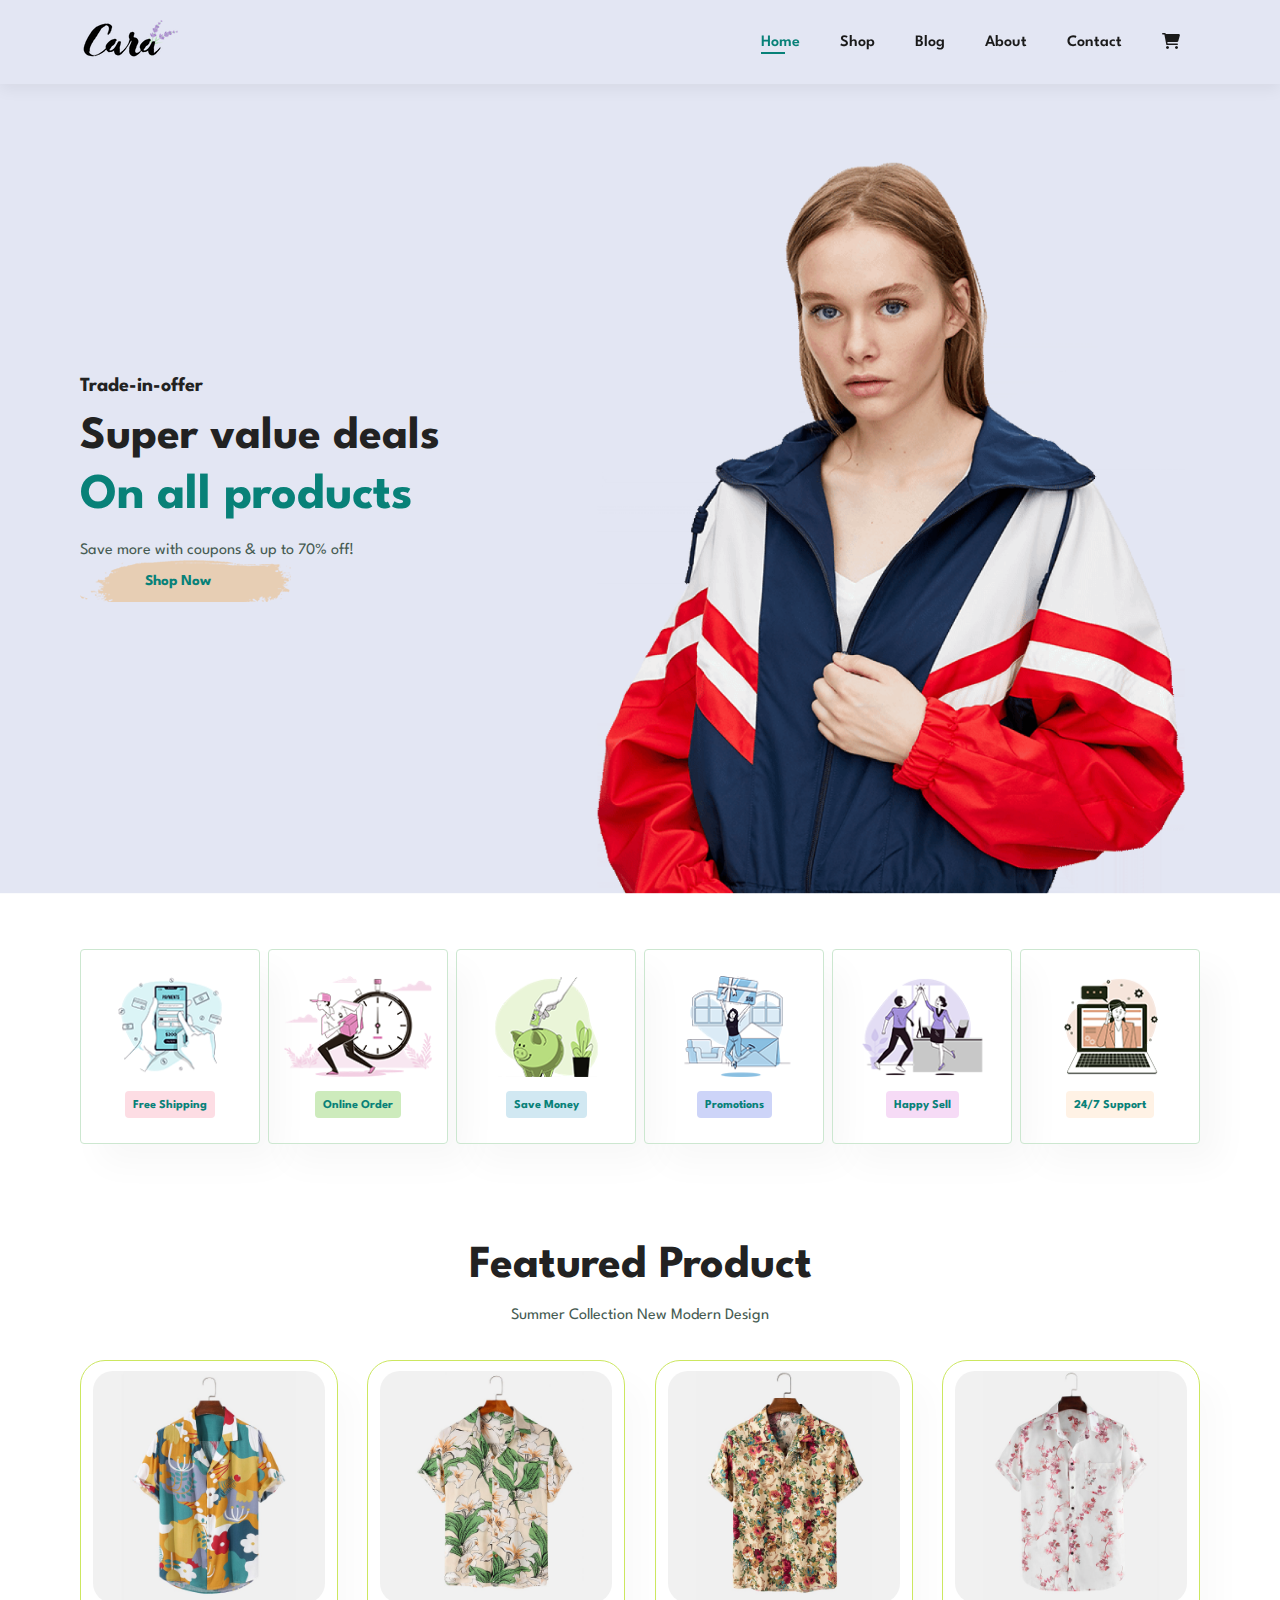
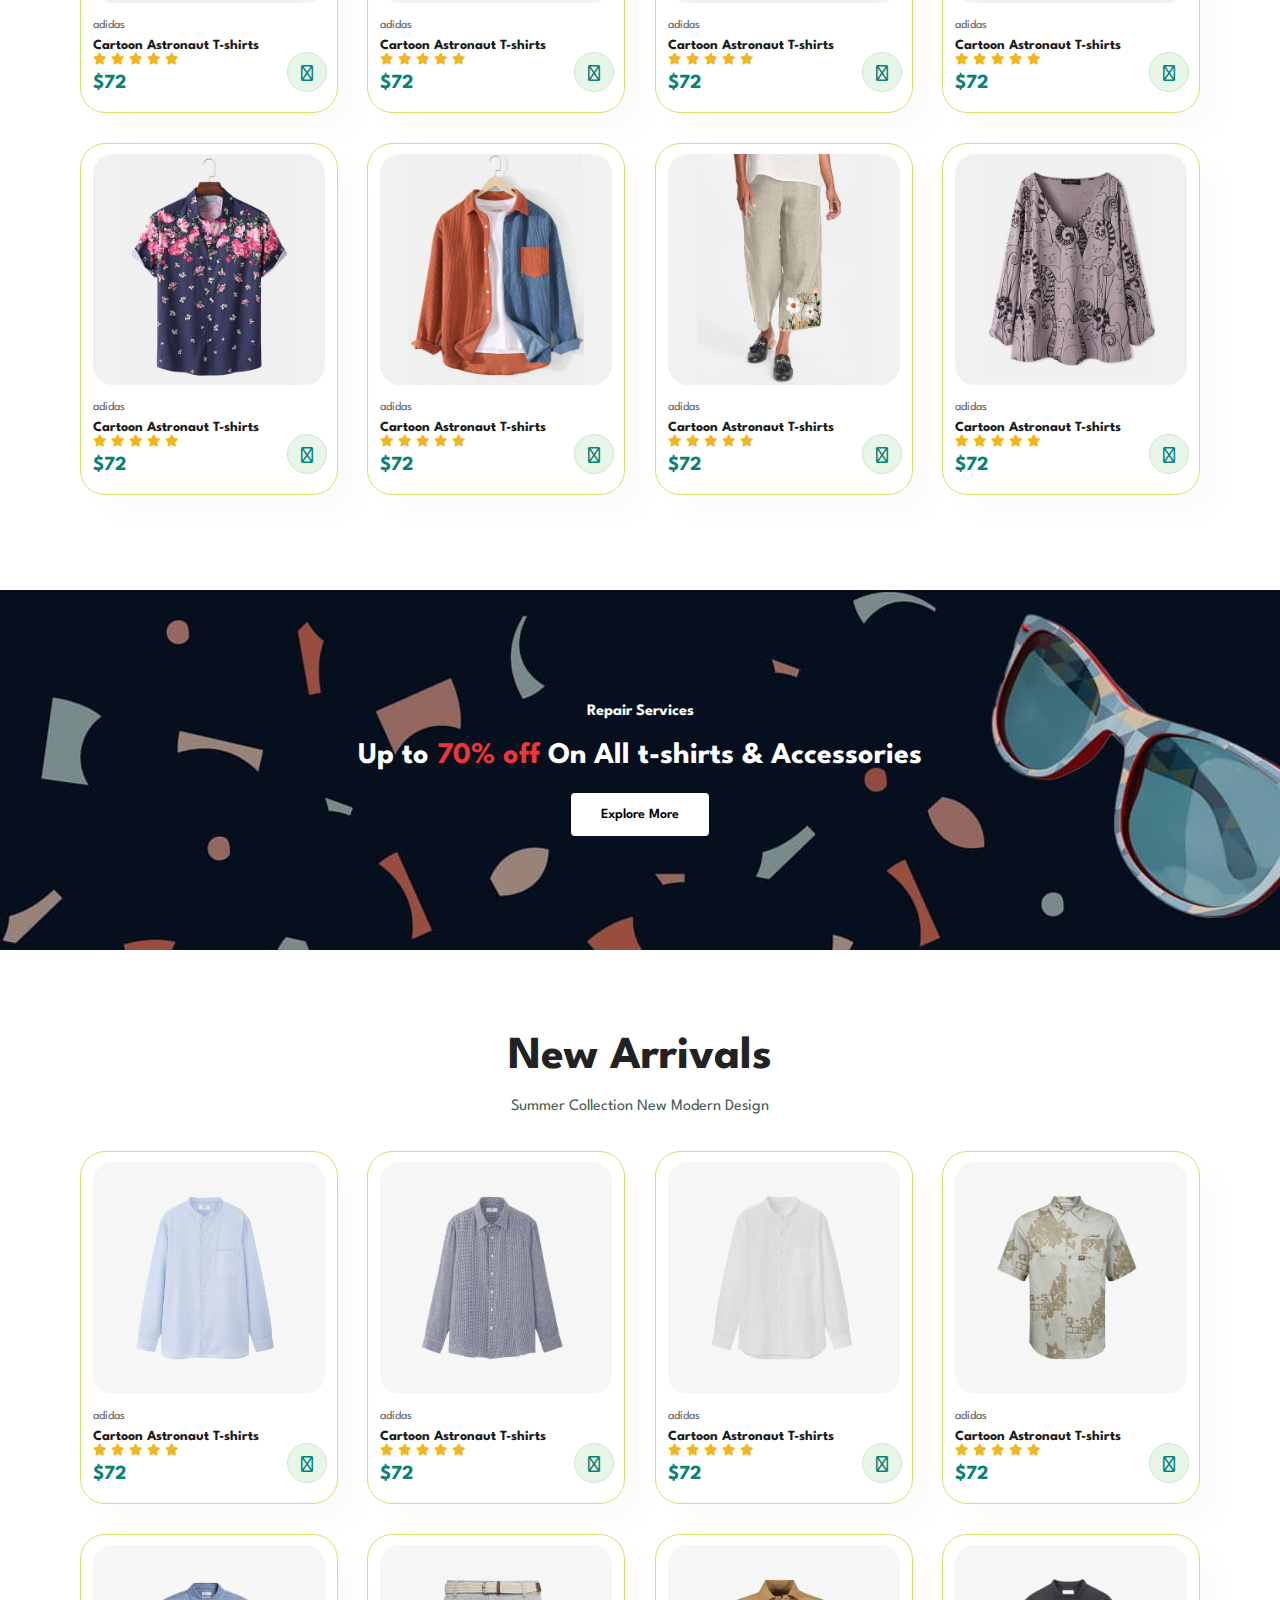
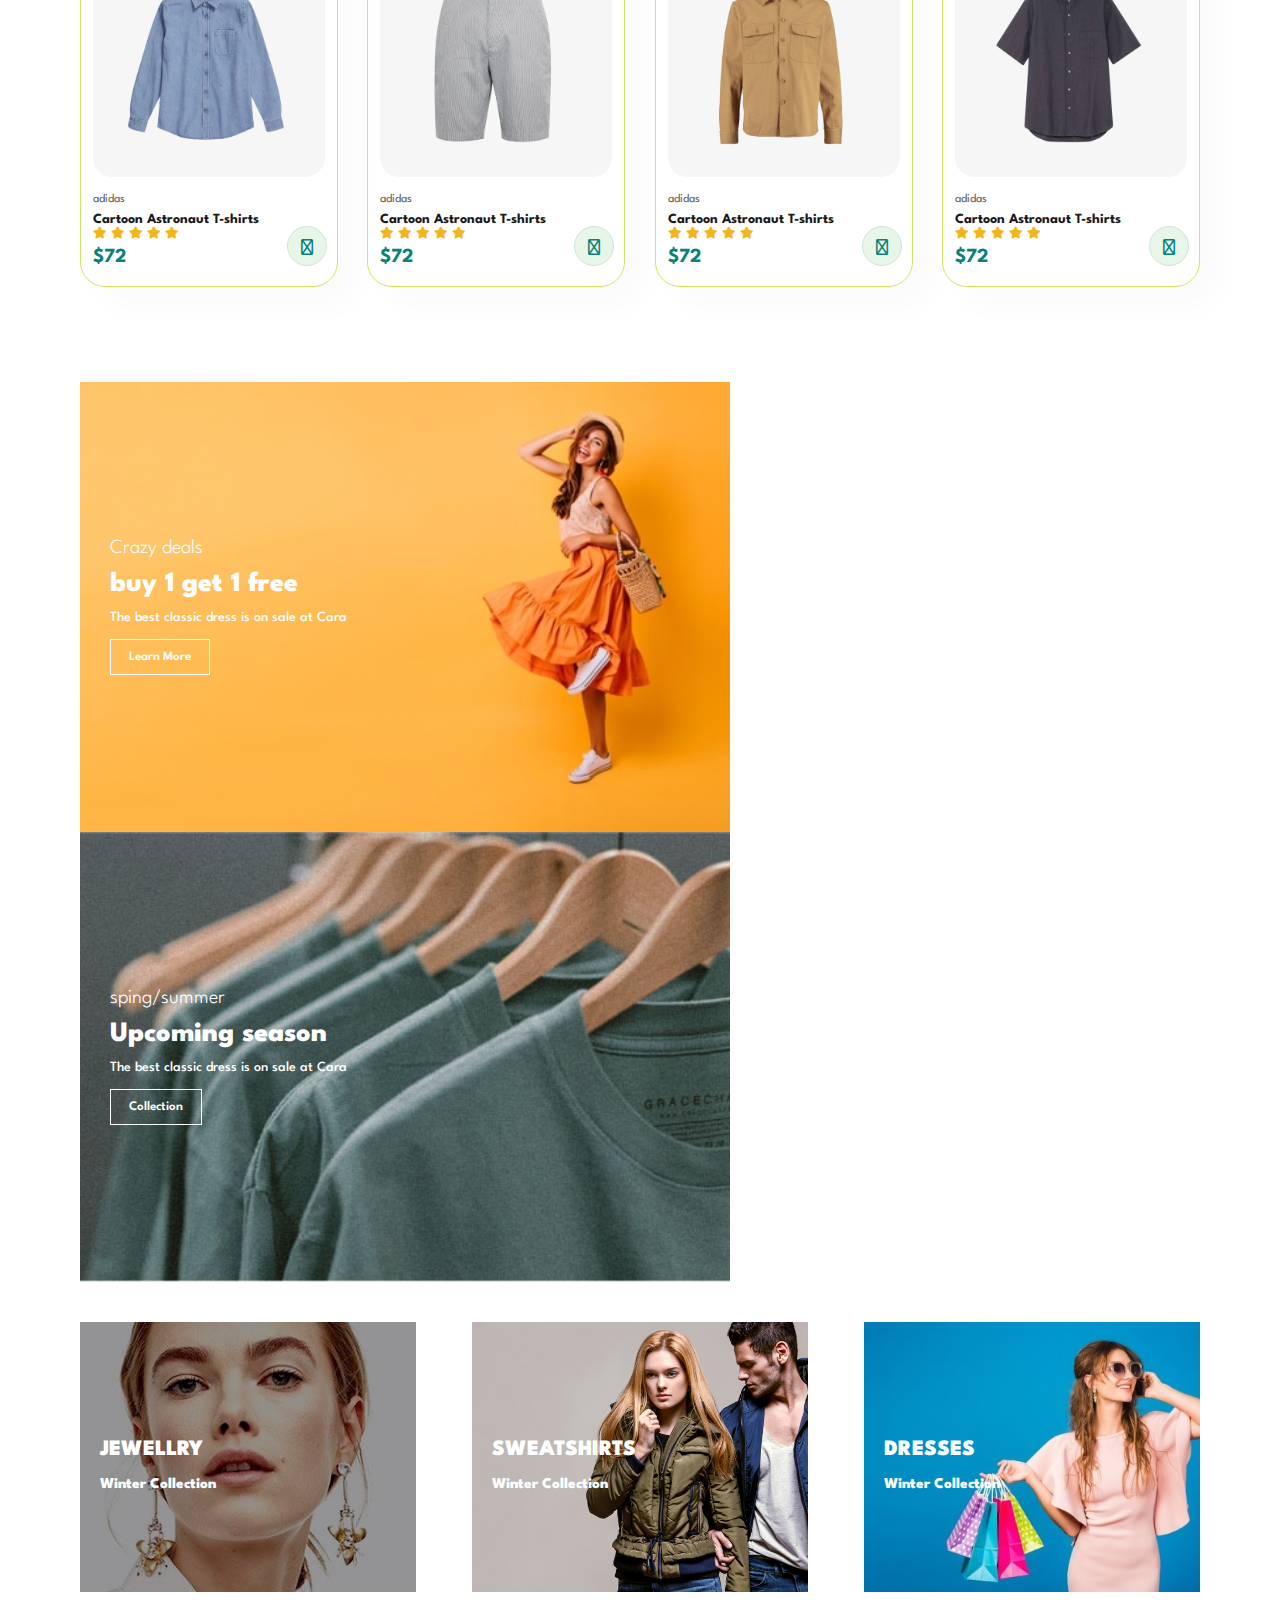
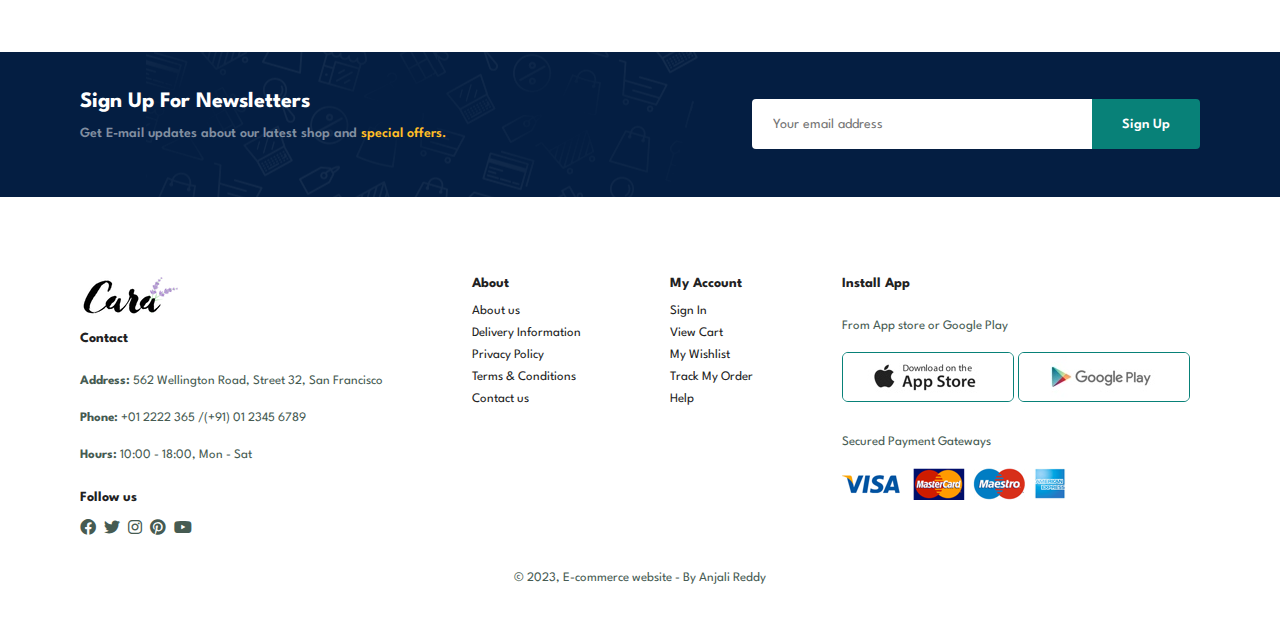
<file: E-commerce website/index.html>
<!DOCTYPE html>
<html lang="en">
    <head>
        <meta charset="UTF-8">
        <meta http-equiv="X-UA-Compatible" content="IE=Edge">
        <meta name="viewport" content="width=device-width, initial scale=1.0">
        <title>E-commerce website</title>
        <link rel="stylesheet" href="style.css">
        <link rel="stylesheet" href="https://cdnjs.cloudflare.com/ajax/libs/font-awesome/6.0.0/css/all.min.css"/>
    </head>
    <body>

        <section id="header">
            <a href="#"><img src="assets/img/logo.png" class="logo" alt=""></a>

            <div>
                <ul id="navbar">
                    <li><a class="active" href="index.html">Home</a></li>
                    <li><a  href="shop.html">Shop</a></li>
                    <li><a href="blog.html">Blog</a></li>
                    <li><a href="about.html">About</a></li>
                    <li><a href="contact.html">Contact</a></li>
                    <li id="lg-bag"><a href="cart.html"><i class="fa-solid fa-cart-shopping"></i></a></li>
                    <a href="#" id="close"><i class="fa-solid fa-xmark"></i></a>
                </ul>
            </div>
            <div id="mobile">
                
                <a href="cart.html"><i class="fa-solid fa-cart-shopping"></i></a>
                <i id="bar" class="fa-solid fa-bars"></i>
            </div>
        </section>

        <section id="hero">
            <h4>Trade-in-offer</h4>
            <h2>Super value deals</h2>
            <h1>On all products</h1>
            <p>Save more with coupons & up to 70% off! </p>
            <button>Shop Now</button>
        </section>

        <section id="feature" class="section-p1">
            <div class="fe-box">
                <img src="assets/img/features/f1.png" alt="">
                <h6>Free Shipping</h6>
            </div>
            <div class="fe-box">
                <img src="assets/img/features/f2.png" alt="">
                <h6>Online Order</h6>
            </div>
            <div class="fe-box">
                <img src="assets/img/features/f3.png" alt="">
                <h6>Save Money</h6>
            </div>
            <div class="fe-box">
                <img src="assets/img/features/f4.png" alt="">
                <h6>Promotions</h6>
            </div>
            <div class="fe-box">
                <img src="assets/img/features/f5.png" alt="">
                <h6>Happy Sell</h6>
            </div>
            <div class="fe-box">
                <img src="assets/img/features/f6.png" alt="">
                <h6>24/7 Support</h6>
            </div>
            
            
        </section>

        <section id="product1" class="section-p1">
            <h2>Featured Product</h2>
            <p>Summer Collection New Modern Design</p>
            <div class="pro-container">
                <div class="pro">
                    <img src="assets/img/products/f1.jpg" alt="">
                    <div class="des">
                        <span>adidas</span>
                        <h5>Cartoon Astronaut T-shirts</h5>
                        <div class="star">
                            <i class="fas fa-star"></i>
                            <i class="fas fa-star"></i>
                            <i class="fas fa-star"></i>
                            <i class="fas fa-star"></i>
                            <i class="fas fa-star"></i>
                        </div>
                        <h4>$72</h4>
                    </div>
                    <a href="#"><i class="fa-solid fa-cart-shopping cart"></i></a>
                </div>
                <div class="pro">
                    <img src="assets/img/products/f2.jpg" alt="">
                    <div class="des">
                        <span>adidas</span>
                        <h5>Cartoon Astronaut T-shirts</h5>
                        <div class="star">
                            <i class="fas fa-star"></i>
                            <i class="fas fa-star"></i>
                            <i class="fas fa-star"></i>
                            <i class="fas fa-star"></i>
                            <i class="fas fa-star"></i>
                        </div>
                        <h4>$72</h4>
                    </div>
                    <a href="#"><i class="fa-solid fa-cart-shopping cart"></i></a>
                </div>
                <div class="pro">
                    <img src="assets/img/products/f3.jpg" alt="">
                    <div class="des">
                        <span>adidas</span>
                        <h5>Cartoon Astronaut T-shirts</h5>
                        <div class="star">
                            <i class="fas fa-star"></i>
                            <i class="fas fa-star"></i>
                            <i class="fas fa-star"></i>
                            <i class="fas fa-star"></i>
                            <i class="fas fa-star"></i>
                        </div>
                        <h4>$72</h4>
                    </div>
                    <a href="#"><i class="fa-solid fa-cart-shopping cart"></i></a>
                </div>
                <div class="pro">
                    <img src="assets/img/products/f4.jpg" alt="">
                    <div class="des">
                        <span>adidas</span>
                        <h5>Cartoon Astronaut T-shirts</h5>
                        <div class="star">
                            <i class="fas fa-star"></i>
                            <i class="fas fa-star"></i>
                            <i class="fas fa-star"></i>
                            <i class="fas fa-star"></i>
                            <i class="fas fa-star"></i>
                        </div>
                        <h4>$72</h4>
                    </div>
                    <a href="#"><i class="fa-solid fa-cart-shopping cart"></i></a>
                </div>
                <div class="pro">
                    <img src="assets/img/products/f5.jpg" alt="">
                    <div class="des">
                        <span>adidas</span>
                        <h5>Cartoon Astronaut T-shirts</h5>
                        <div class="star">
                            <i class="fas fa-star"></i>
                            <i class="fas fa-star"></i>
                            <i class="fas fa-star"></i>
                            <i class="fas fa-star"></i>
                            <i class="fas fa-star"></i>
                        </div>
                        <h4>$72</h4>
                    </div>
                    <a href="#"><i class="fa-solid fa-cart-shopping cart"></i></a>
                </div>
                <div class="pro">
                    <img src="assets/img/products/f6.jpg" alt="">
                    <div class="des">
                        <span>adidas</span>
                        <h5>Cartoon Astronaut T-shirts</h5>
                        <div class="star">
                            <i class="fas fa-star"></i>
                            <i class="fas fa-star"></i>
                            <i class="fas fa-star"></i>
                            <i class="fas fa-star"></i>
                            <i class="fas fa-star"></i>
                        </div>
                        <h4>$72</h4>
                    </div>
                    <a href="#"><i class="fa-solid fa-cart-shopping cart"></i></a>
                </div>
                <div class="pro">
                    <img src="assets/img/products/f7.jpg" alt="">
                    <div class="des">
                        <span>adidas</span>
                        <h5>Cartoon Astronaut T-shirts</h5>
                        <div class="star">
                            <i class="fas fa-star"></i>
                            <i class="fas fa-star"></i>
                            <i class="fas fa-star"></i>
                            <i class="fas fa-star"></i>
                            <i class="fas fa-star"></i>
                        </div>
                        <h4>$72</h4>
                    </div>
                    <a href="#"><i class="fa-solid fa-cart-shopping cart"></i></a>
                </div>
                <div class="pro">
                    <img src="assets/img/products/f8.jpg" alt="">
                    <div class="des">
                        <span>adidas</span>
                        <h5>Cartoon Astronaut T-shirts</h5>
                        <div class="star">
                            <i class="fas fa-star"></i>
                            <i class="fas fa-star"></i>
                            <i class="fas fa-star"></i>
                            <i class="fas fa-star"></i>
                            <i class="fas fa-star"></i>
                        </div>
                        <h4>$72</h4>
                    </div>
                    <a href="#"><i class="fa-solid fa-cart-shopping cart"></i></a>
                </div>
            </div>
        </section>

        <section id="banner" class="section-m1">
            <h4>Repair Services</h4>
            <h2>Up to <span>70% off</span> On All t-shirts & Accessories</h2>
            <button class="normal">Explore More</button>
        </section>

        <section id="product1" class="section-p1">
            <h2>New Arrivals</h2>
            <p>Summer Collection New Modern Design</p>
            <div class="pro-container">
                <div class="pro">
                    <img src="assets/img/products/n1.jpg" alt="">
                    <div class="des">
                        <span>adidas</span>
                        <h5>Cartoon Astronaut T-shirts</h5>
                        <div class="star">
                            <i class="fas fa-star"></i>
                            <i class="fas fa-star"></i>
                            <i class="fas fa-star"></i>
                            <i class="fas fa-star"></i>
                            <i class="fas fa-star"></i>
                        </div>
                        <h4>$72</h4>
                    </div>
                    <a href="#"><i class="fa-solid fa-cart-shopping cart"></i></a>
                </div>
                <div class="pro">
                    <img src="assets/img/products/n2.jpg" alt="">
                    <div class="des">
                        <span>adidas</span>
                        <h5>Cartoon Astronaut T-shirts</h5>
                        <div class="star">
                            <i class="fas fa-star"></i>
                            <i class="fas fa-star"></i>
                            <i class="fas fa-star"></i>
                            <i class="fas fa-star"></i>
                            <i class="fas fa-star"></i>
                        </div>
                        <h4>$72</h4>
                    </div>
                    <a href="#"><i class="fa-solid fa-cart-shopping cart"></i></a>
                </div>
                <div class="pro">
                    <img src="assets/img/products/n3.jpg" alt="">
                    <div class="des">
                        <span>adidas</span>
                        <h5>Cartoon Astronaut T-shirts</h5>
                        <div class="star">
                            <i class="fas fa-star"></i>
                            <i class="fas fa-star"></i>
                            <i class="fas fa-star"></i>
                            <i class="fas fa-star"></i>
                            <i class="fas fa-star"></i>
                        </div>
                        <h4>$72</h4>
                    </div>
                    <a href="#"><i class="fa-solid fa-cart-shopping cart"></i></a>
                </div>
                <div class="pro">
                    <img src="assets/img/products/n4.jpg" alt="">
                    <div class="des">
                        <span>adidas</span>
                        <h5>Cartoon Astronaut T-shirts</h5>
                        <div class="star">
                            <i class="fas fa-star"></i>
                            <i class="fas fa-star"></i>
                            <i class="fas fa-star"></i>
                            <i class="fas fa-star"></i>
                            <i class="fas fa-star"></i>
                        </div>
                        <h4>$72</h4>
                    </div>
                    <a href="#"><i class="fa-solid fa-cart-shopping cart"></i></a>
                </div>
                <div class="pro">
                    <img src="assets/img/products/n5.jpg" alt="">
                    <div class="des">
                        <span>adidas</span>
                        <h5>Cartoon Astronaut T-shirts</h5>
                        <div class="star">
                            <i class="fas fa-star"></i>
                            <i class="fas fa-star"></i>
                            <i class="fas fa-star"></i>
                            <i class="fas fa-star"></i>
                            <i class="fas fa-star"></i>
                        </div>
                        <h4>$72</h4>
                    </div>
                    <a href="#"><i class="fa-solid fa-cart-shopping cart"></i></a>
                </div>
                <div class="pro">
                    <img src="assets/img/products/n6.jpg" alt="">
                    <div class="des">
                        <span>adidas</span>
                        <h5>Cartoon Astronaut T-shirts</h5>
                        <div class="star">
                            <i class="fas fa-star"></i>
                            <i class="fas fa-star"></i>
                            <i class="fas fa-star"></i>
                            <i class="fas fa-star"></i>
                            <i class="fas fa-star"></i>
                        </div>
                        <h4>$72</h4>
                    </div>
                    <a href="#"><i class="fa-solid fa-cart-shopping cart"></i></a>
                </div>
                <div class="pro">
                    <img src="assets/img/products/n7.jpg" alt="">
                    <div class="des">
                        <span>adidas</span>
                        <h5>Cartoon Astronaut T-shirts</h5>
                        <div class="star">
                            <i class="fas fa-star"></i>
                            <i class="fas fa-star"></i>
                            <i class="fas fa-star"></i>
                            <i class="fas fa-star"></i>
                            <i class="fas fa-star"></i>
                        </div>
                        <h4>$72</h4>
                    </div>
                    <a href="#"><i class="fa-solid fa-cart-shopping cart"></i></a>
                </div>
                <div class="pro">
                    <img src="assets/img/products/n8.jpg" alt="">
                    <div class="des">
                        <span>adidas</span>
                        <h5>Cartoon Astronaut T-shirts</h5>
                        <div class="star">
                            <i class="fas fa-star"></i>
                            <i class="fas fa-star"></i>
                            <i class="fas fa-star"></i>
                            <i class="fas fa-star"></i>
                            <i class="fas fa-star"></i>
                        </div>
                        <h4>$72</h4>
                    </div>
                    <a href="#"><i class="fa-solid fa-cart-shopping cart"></i></a>
                </div>
            </div>
        </section>

        <section id="sm-banner" class="section-p1">
            <div class="banner-box">
                <h4>Crazy deals</h4>
                <h2>buy 1 get 1 free</h2>
                <span>The best classic dress is on sale at Cara </span>
                <button class="white">Learn More</button>
            </div>
            <div class="banner-box banner-box2">
                <h4>sping/summer</h4>
                <h2>Upcoming season</h2>
                <span>The best classic dress is on sale at Cara </span>
                <button class="white">Collection</button>
            </div>
        </section>

        <section id="banner3">
            <div class="banner-box">
                <h2>JEWELLRY</h2>
                <h3>Winter Collection</h3>
            </div>
            <div class="banner-box banner-box2">
                <h2>SWEATSHIRTS</h2>
                <h3>Winter Collection</h3>
            </div>
            <div class="banner-box banner-box3">
                <h2>DRESSES</h2>
                <h3>Winter Collection</h3>
            </div>
        </section>

        <section id="newsletter" class="section-p1 section-m1">
            <div class="newstext">
                <h4>Sign Up For Newsletters</h4>
                <p>Get E-mail updates about our latest shop and <span>special offers.</span></p>
            </div>
            <div class="form">
                <input type="text" placeholder="Your email address">
                <button class="normal">Sign Up</button>
            </div>
        </section>

        <footer class="section-p1">
            <div class="col">
                <img class="logo" src="assets/img/logo.png" alt="">
                <h4>Contact</h4>
                <p><strong>Address:</strong> 562 Wellington Road, Street 32, San Francisco</p>
                <p><strong>Phone:</strong> +01 2222 365 /(+91) 01 2345 6789</p>
                <p><strong>Hours:</strong> 10:00 - 18:00, Mon - Sat</p>
                <div class="follow">
                    <h4>Follow us</h4>
                    <div class="icon">
                        <i class="fa-brands fa-facebook"></i>
                        <i class="fa-brands fa-twitter"></i>
                        <i class="fa-brands fa-instagram"></i>
                        <i class="fa-brands fa-pinterest"></i>
                        <i class="fa-brands fa-youtube"></i>
                    </div>
                </div>
            </div>

            <div class="col">
                <h4>About</h4>
                <a href="#">About us</a>
                <a href="#">Delivery Information</a>
                <a href="#">Privacy Policy</a>
                <a href="#">Terms & Conditions</a>
                <a href="#">Contact us</a>
            </div>

            <div class="col">
                <h4>My Account</h4>
                <a href="#">Sign In</a>
                <a href="#">View Cart</a>
                <a href="#">My Wishlist</a>
                <a href="#">Track My Order</a>
                <a href="#">Help</a>
            </div>

            <div class="col install">
                <h4>Install App</h4>
                <p>From App store or Google Play</p>
                <div class="row">
                    <img src="assets/img/pay/app.jpg" alt="">
                    <img src="assets/img/pay/play.jpg" alt="">
                </div>
                <p>Secured Payment Gateways</p>
                <img src="assets/img/pay/pay.png" alt="">
            </div>

            <div class="copyright">
                <p>© 2023, E-commerce website - By Anjali Reddy</p>
            </div>
        </footer>











        <script src="script.js"></script>
    </body>

</html>
</file>
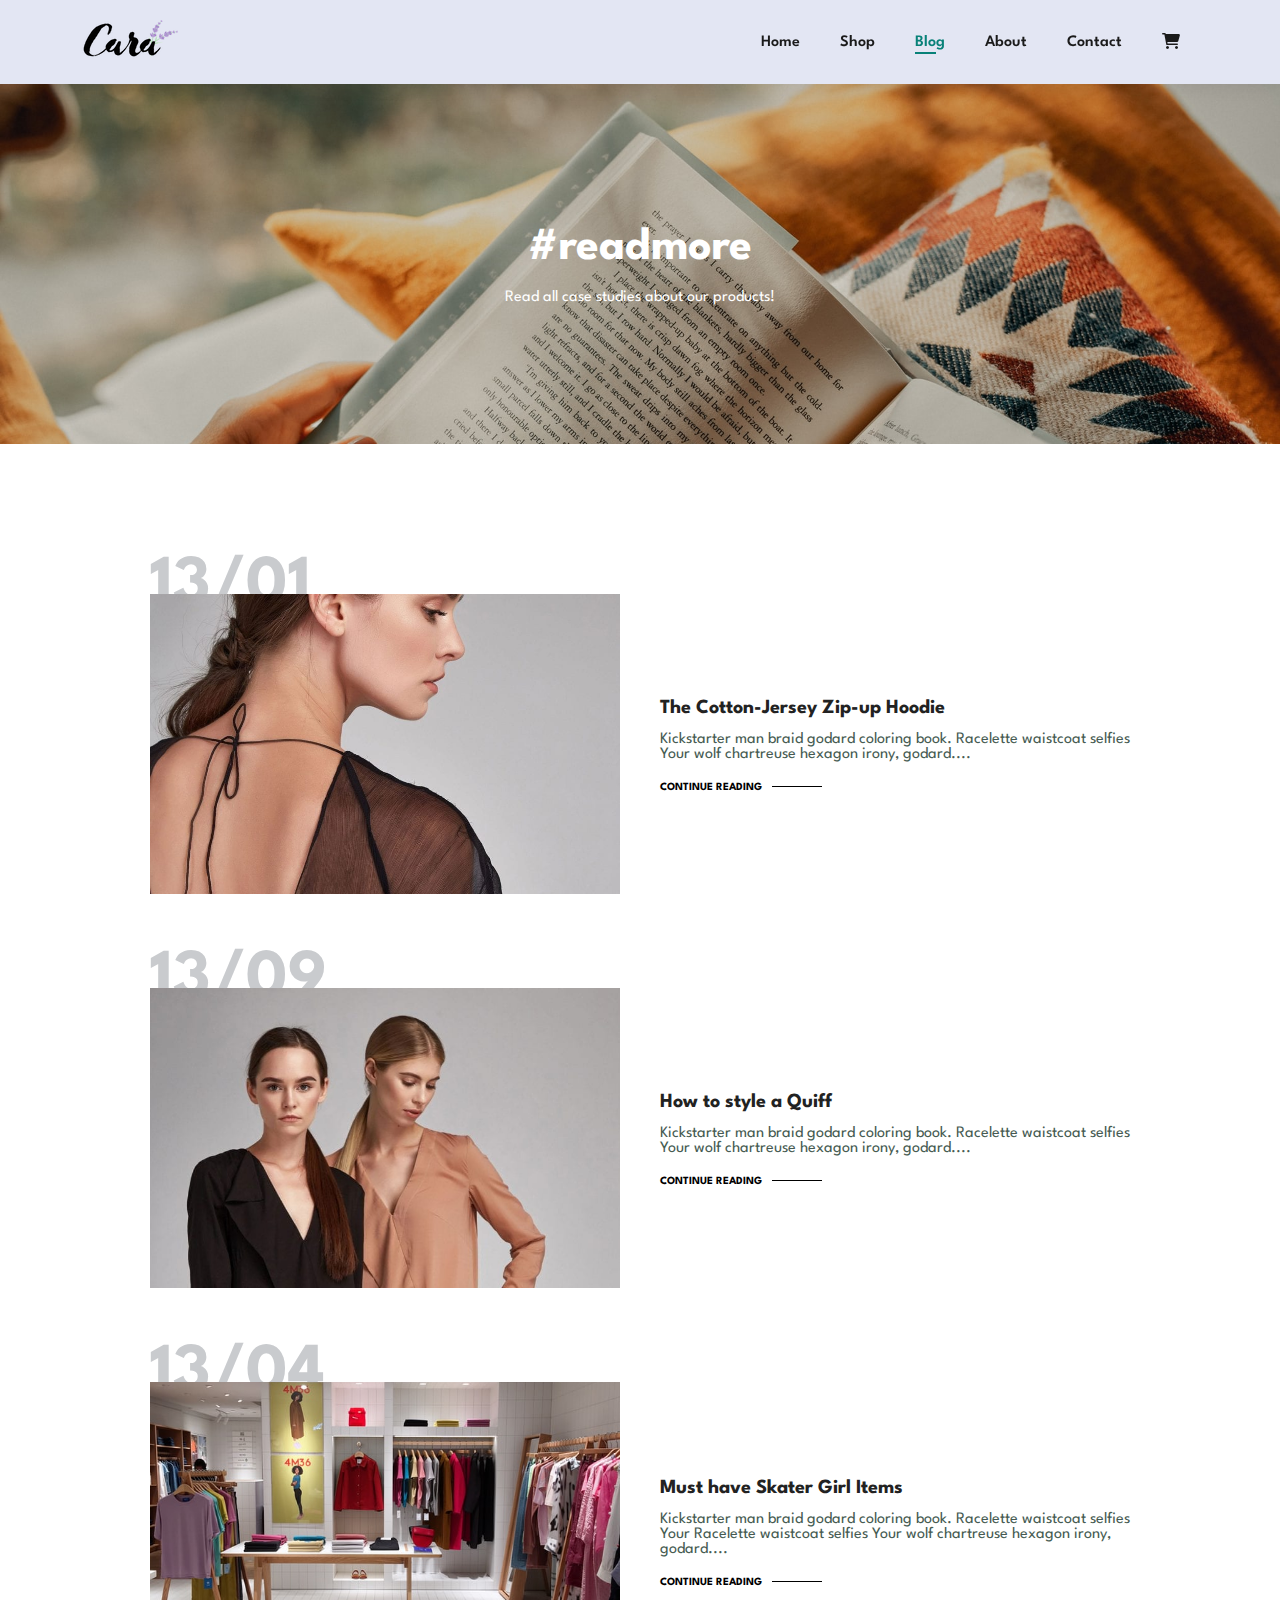
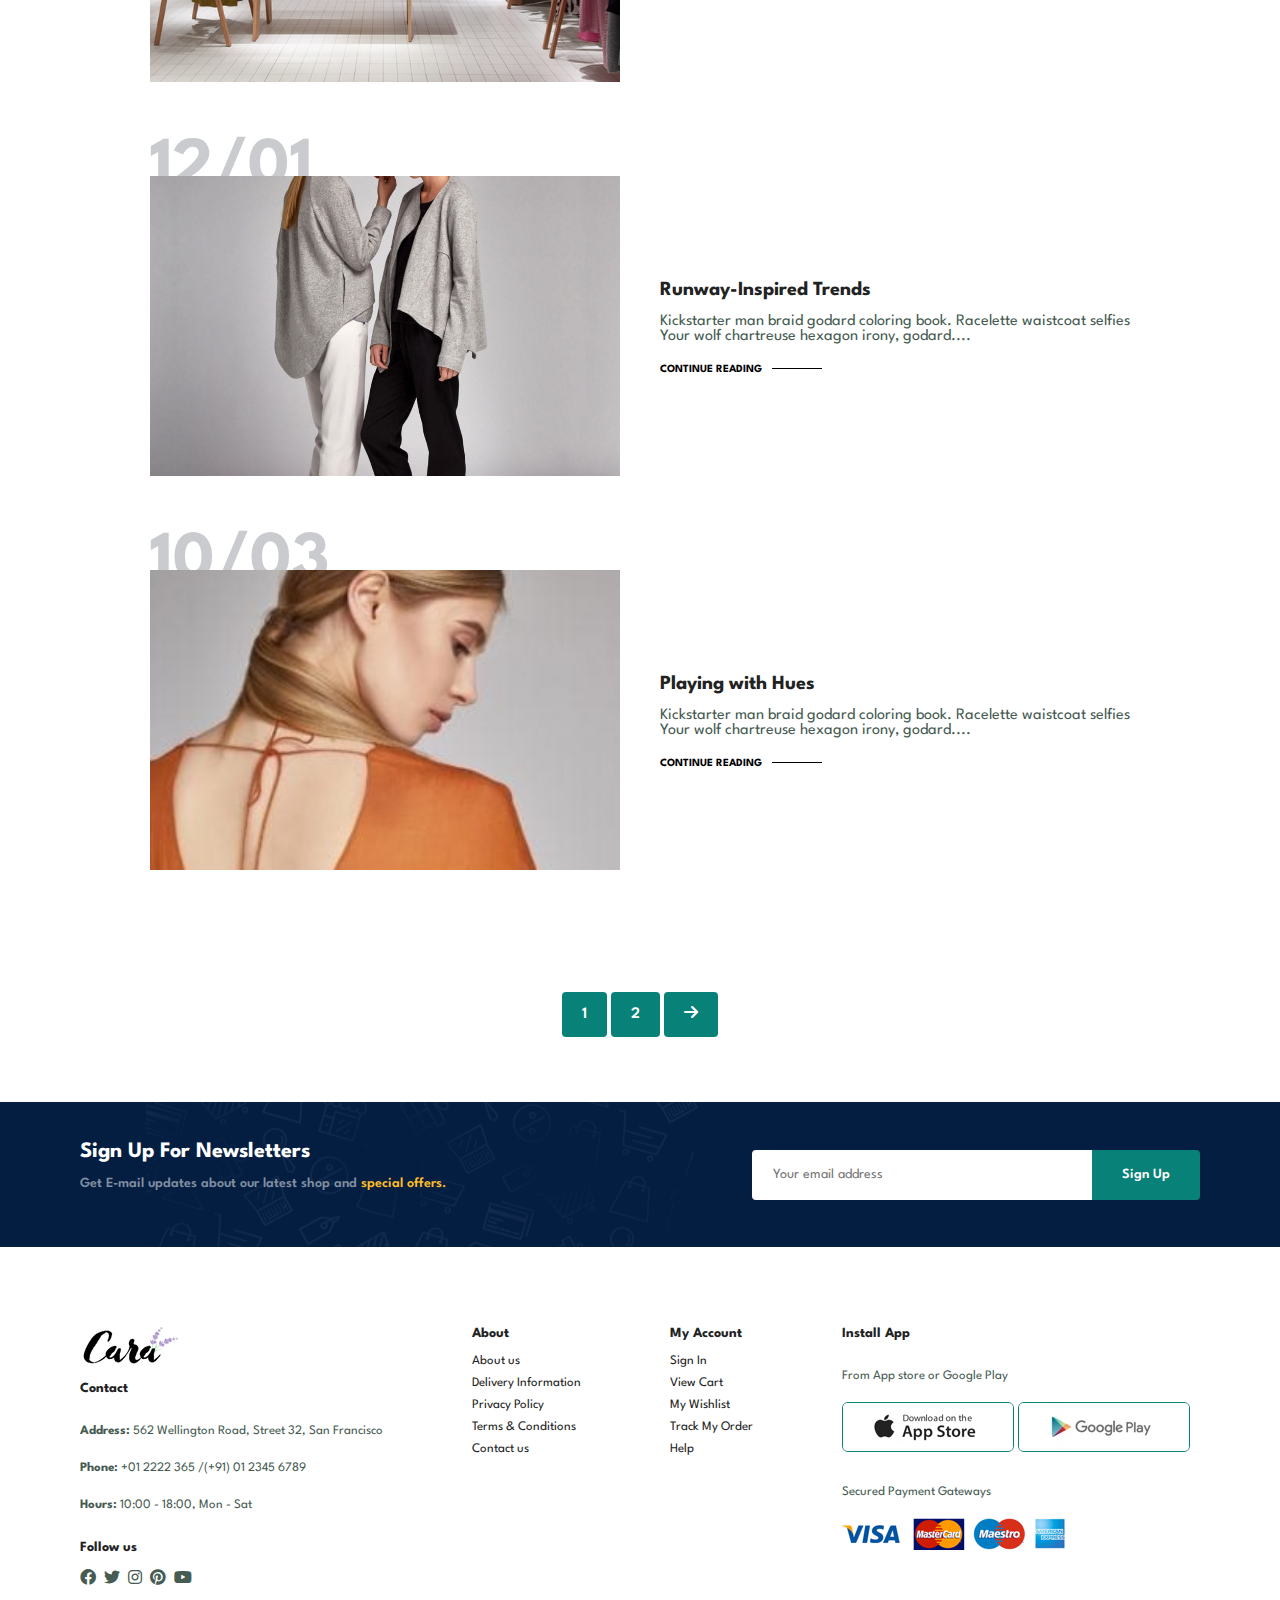
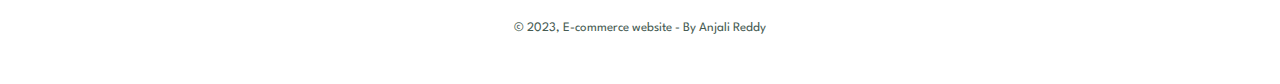
<file: E-commerce website/blog.html>
<!DOCTYPE html>
<html lang="en">
    <head>
        <meta charset="UTF-8">
        <meta http-equiv="X-UA-Compatible" content="IE=Edge">
        <meta name="viewport" content="width=device-width, initial scale=1.0">
        <title>E-commerce website</title>
        <link rel="stylesheet" href="style.css">
        <link rel="stylesheet" href="https://cdnjs.cloudflare.com/ajax/libs/font-awesome/6.0.0/css/all.min.css"/>
    </head>
    <body>

        <section id="header">
            <a href="#"><img src="assets/img/logo.png" class="logo" alt=""></a>

            <div>
                <ul id="navbar">
                    <li><a href="index.html">Home</a></li>
                    <li><a href="shop.html">Shop</a></li>
                    <li><a class="active" href="blog.html">Blog</a></li>
                    <li><a href="about.html">About</a></li>
                    <li><a href="contact.html">Contact</a></li>
                    <li id="lg-bag"><a href="cart.html"><i class="fa-solid fa-cart-shopping"></i></a></li>
                    <a href="#" id="close"><i class="fa-solid fa-xmark"></i></a>
                </ul>
            </div>
            <div id="mobile">
                
                <a href="cart.html"><i class="fa-solid fa-cart-shopping"></i></a>
                <i id="bar" class="fa-solid fa-bars"></i>
            </div>
        </section>

        <section id="page-header" class="blog-header">
            <h2>#readmore</h2>
            <p>Read all case studies about our products! </p>
        </section>

        <section id="blog">
            <div class="blog-box">
                <div class="blog-img">
                    <img src="assets/img/blog/b1.jpg" alt="">
                </div>
                <div class="blog-details">
                    <h4>The Cotton-Jersey Zip-up Hoodie</h4>
                    <p>Kickstarter man braid godard coloring book. Racelette waistcoat selfies Your
                        wolf chartreuse hexagon irony, godard....</p>
                    <a href="#"> CONTINUE READING</a>
                </div>
                <h1>13/01</h1>
            </div>
            <div class="blog-box">
                <div class="blog-img">
                    <img src="assets/img/blog/b2.jpg" alt="">
                </div>
                <div class="blog-details">
                    <h4>How to style a Quiff</h4>
                    <p>Kickstarter man braid godard coloring book. Racelette waistcoat selfies Your
                        wolf chartreuse hexagon irony, godard....</p>
                    <a href="#"> CONTINUE READING</a>
                </div>
                <h1>13/09</h1>
            </div>
            <div class="blog-box">
                <div class="blog-img">
                    <img src="assets/img/blog/b3.jpg" alt="">
                </div>
                <div class="blog-details">
                    <h4>Must have Skater Girl Items</h4>
                    <p>Kickstarter man braid godard coloring book. Racelette waistcoat selfies Your
                        Racelette waistcoat selfies Your 
                        wolf chartreuse hexagon irony, godard....
                    </p>
                    <a href="#"> CONTINUE READING</a>
                </div>
                <h1>13/04</h1>
            </div>
            <div class="blog-box">
                <div class="blog-img">
                    <img src="assets/img/blog/b4.jpg" alt="">
                </div>
                <div class="blog-details">
                    <h4>Runway-Inspired Trends</h4>
                    <p>Kickstarter man braid godard coloring book. Racelette waistcoat selfies Your
                        wolf chartreuse hexagon irony, godard....</p>
                    <a href="#"> CONTINUE READING</a>
                </div>
                <h1>12/01</h1>
            </div>
            <div class="blog-box">
                <div class="blog-img">
                    <img src="assets/img/blog/b7.jpg" alt="">
                </div>
                <div class="blog-details">
                    <h4>Playing with Hues</h4>
                    <p>Kickstarter man braid godard coloring book. Racelette waistcoat selfies Your
                        wolf chartreuse hexagon irony, godard....</p>
                    <a href="#"> CONTINUE READING</a>
                </div>
                <h1>10/03</h1>
            </div>
        </section>

     
        <section id="pagination" class="section-p1">
            <a href="#">1</a>
            <a href="#">2</a>
            <a href="#"><i class="fa-solid fa-arrow-right"></i></a>
        </section>

        <section id="newsletter" class="section-p1 section-m1">
            <div class="newstext">
                <h4>Sign Up For Newsletters</h4>
                <p>Get E-mail updates about our latest shop and <span>special offers.</span></p>
            </div>
            <div class="form">
                <input type="text" placeholder="Your email address">
                <button class="normal">Sign Up</button>
            </div>
        </section>

        <footer class="section-p1">
            <div class="col">
                <img class="logo" src="assets/img/logo.png" alt="">
                <h4>Contact</h4>
                <p><strong>Address:</strong> 562 Wellington Road, Street 32, San Francisco</p>
                <p><strong>Phone:</strong> +01 2222 365 /(+91) 01 2345 6789</p>
                <p><strong>Hours:</strong> 10:00 - 18:00, Mon - Sat</p>
                <div class="follow">
                    <h4>Follow us</h4>
                    <div class="icon">
                        <i class="fa-brands fa-facebook"></i>
                        <i class="fa-brands fa-twitter"></i>
                        <i class="fa-brands fa-instagram"></i>
                        <i class="fa-brands fa-pinterest"></i>
                        <i class="fa-brands fa-youtube"></i>
                    </div>
                </div>
            </div>

            <div class="col">
                <h4>About</h4>
                <a href="#">About us</a>
                <a href="#">Delivery Information</a>
                <a href="#">Privacy Policy</a>
                <a href="#">Terms & Conditions</a>
                <a href="#">Contact us</a>
            </div>

            <div class="col">
                <h4>My Account</h4>
                <a href="#">Sign In</a>
                <a href="#">View Cart</a>
                <a href="#">My Wishlist</a>
                <a href="#">Track My Order</a>
                <a href="#">Help</a>
            </div>

            <div class="col install">
                <h4>Install App</h4>
                <p>From App store or Google Play</p>
                <div class="row">
                    <img src="assets/img/pay/app.jpg" alt="">
                    <img src="assets/img/pay/play.jpg" alt="">
                </div>
                <p>Secured Payment Gateways</p>
                <img src="assets/img/pay/pay.png" alt="">
            </div>

            <div class="copyright">
                <p>© 2023, E-commerce website - By Anjali Reddy</p>
            </div>
        </footer>

        <script src="script.js"></script>
    </body>

</html>
</file>
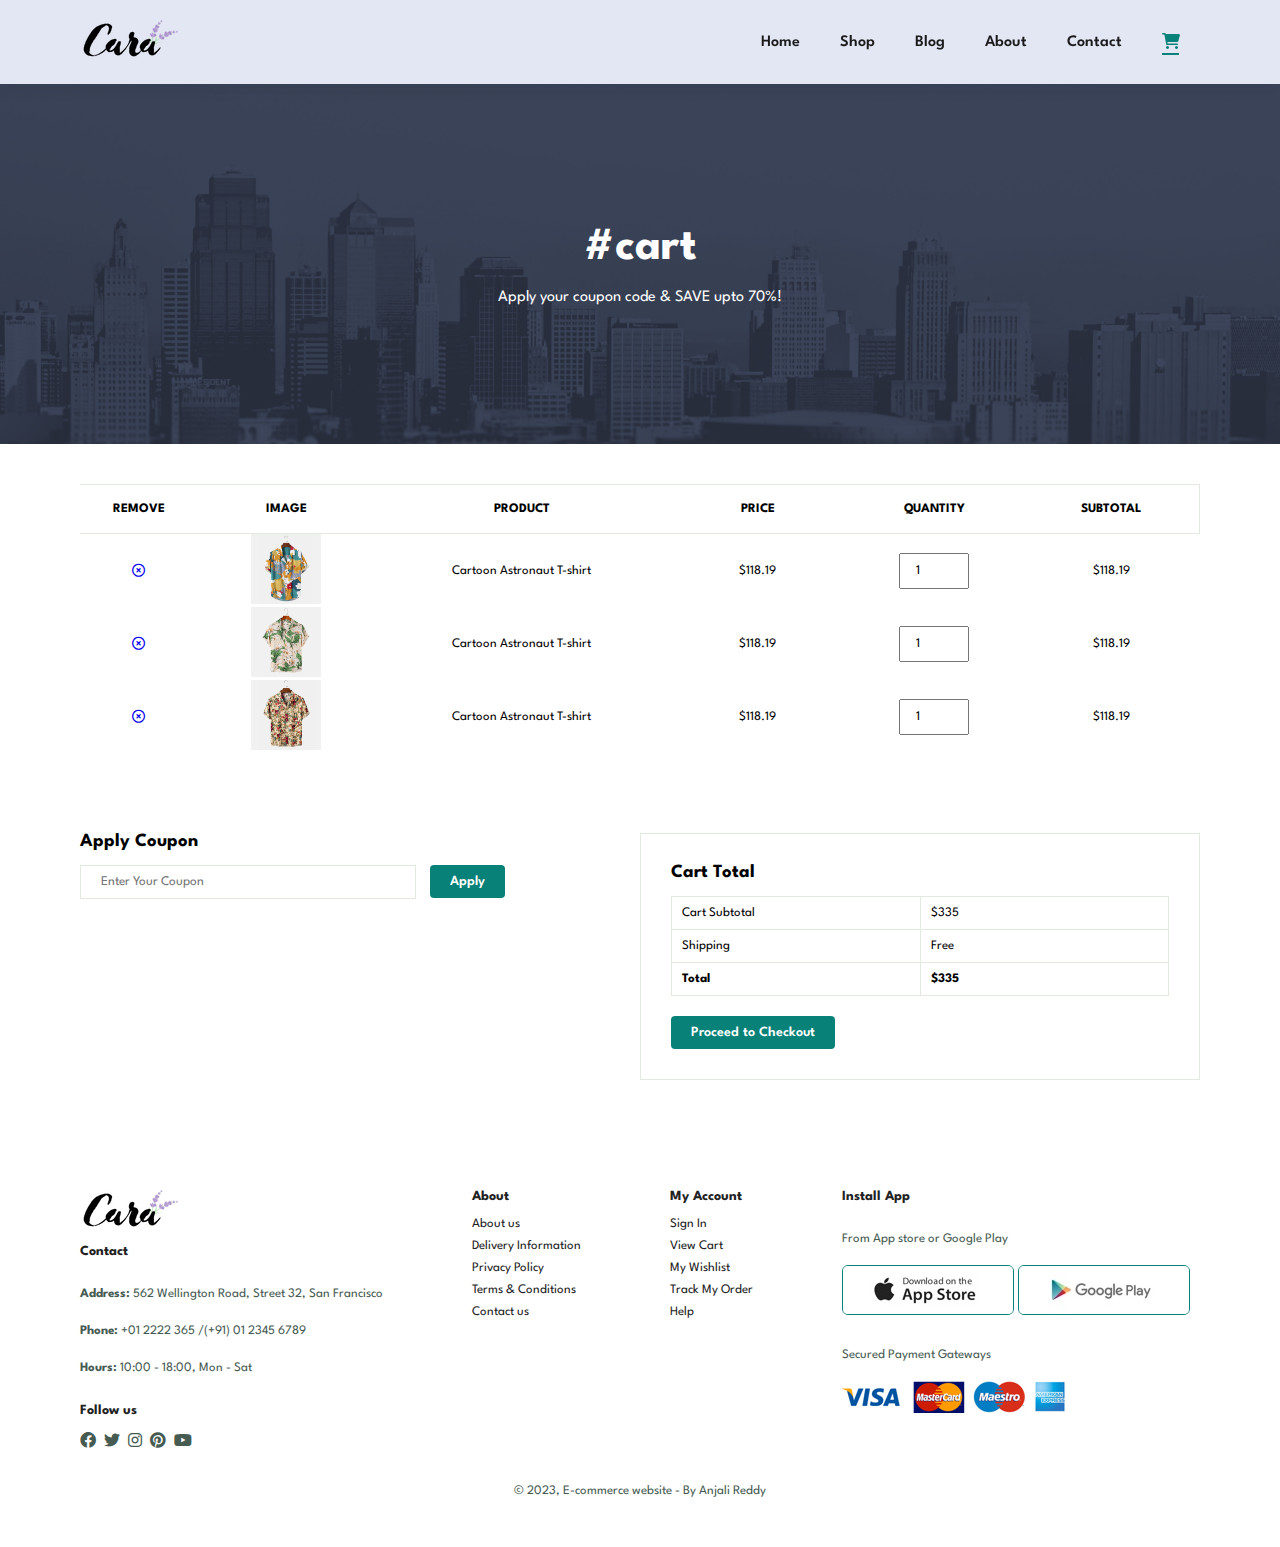
<file: E-commerce website/cart.html>
<!DOCTYPE html>
<html lang="en">
    <head>
        <meta charset="UTF-8">
        <meta http-equiv="X-UA-Compatible" content="IE=Edge">
        <meta name="viewport" content="width=device-width, initial scale=1.0">
        <title>E-commerce website</title>
        <link rel="stylesheet" href="style.css">
        <link rel="stylesheet" href="https://cdnjs.cloudflare.com/ajax/libs/font-awesome/6.0.0/css/all.min.css"/>
    </head>
    <body>

        <section id="header">
            <a href="#"><img src="assets/img/logo.png" class="logo" alt=""></a>

            <div>
                <ul id="navbar">
                    <li><a href="index.html">Home</a></li>
                    <li><a href="shop.html">Shop</a></li>
                    <li><a href="blog.html">Blog</a></li>
                    <li><a href="about.html">About</a></li>
                    <li><a href="contact.html">Contact</a></li>
                    <li id="lg-bag"><a class="active" href="cart.html"><i class="fa-solid fa-cart-shopping"></i></a></li>
                    <a href="#" id="close"><i class="fa-solid fa-xmark"></i></a>
                </ul>
            </div>
            <div id="mobile">
                
                <a href="cart.html"><i class="fa-solid fa-cart-shopping"></i></a>
                <i id="bar" class="fa-solid fa-bars"></i>
            </div>
        </section>

        <section id="page-header" class="about-header">
            <h2>#cart</h2>
            <p>Apply your coupon code & SAVE upto 70%! </p>
        </section>

        <section id="cart" class="section-p1">
            <table width="100%">
                <thead>
                    <tr>
                        <td>Remove</td>
                        <td>Image</td>
                        <td>Product</td>
                        <td>Price</td>
                        <td>Quantity</td>
                        <td>Subtotal</td>
                    </tr>
                </thead>
                <tbody>
                    <tr>
                        <td><a href="#"><i class="fa-regular fa-circle-xmark"></i></a></td>
                        <td><img src="assets/img/products/f1.jpg" alt=""></td>
                        <td>Cartoon Astronaut T-shirt</td>
                        <td>$118.19</td>
                        <td><input type="number" value="1" min="1" max="5"></td>
                        <td>$118.19</td>
                    </tr>
                    <tr>
                        <td><a href="#"><i class="fa-regular fa-circle-xmark"></i></a></td>
                        <td><img src="assets/img/products/f2.jpg" alt=""></td>
                        <td>Cartoon Astronaut T-shirt</td>
                        <td>$118.19</td>
                        <td><input type="number" value="1" min="1" max="5"></td>
                        <td>$118.19</td>
                    </tr>
                    <tr>
                        <td><a href="#"><i class="fa-regular fa-circle-xmark"></i></a></td>
                        <td><img src="assets/img/products/f3.jpg" alt=""></td>
                        <td>Cartoon Astronaut T-shirt</td>
                        <td>$118.19</td>
                        <td><input type="number" value="1" min="1" max="5"></td>
                        <td>$118.19</td>
                    </tr>
                </tbody>
            </table>
        </section>

        <section id="cart-add" class="section-p1">
            <div id="coupon">
                <h3>Apply Coupon</h3>
            
              <div>
                <input type="text" placeholder="Enter Your Coupon">
                <button class="normal">Apply</button>
              </div>
            </div>

            <div id="subtotal">
                <h3>Cart Total</h3>
                <table>
                    <tr>
                        <td>Cart Subtotal</td>
                        <td>$335</td>
                    </tr>
                    <tr>
                        <td>Shipping</td>
                        <td>Free</td>
                    </tr>
                    <tr>
                        <td><strong>Total</strong></td>
                        <td><strong>$335</strong></td>
                    </tr>

                </table>

                <button class="normal">Proceed to Checkout</button>
            </div>

        </section>

        

        
        <footer class="section-p1">
            <div class="col">
                <img class="logo" src="assets/img/logo.png" alt="">
                <h4>Contact</h4>
                <p><strong>Address:</strong> 562 Wellington Road, Street 32, San Francisco</p>
                <p><strong>Phone:</strong> +01 2222 365 /(+91) 01 2345 6789</p>
                <p><strong>Hours:</strong> 10:00 - 18:00, Mon - Sat</p>
                <div class="follow">
                    <h4>Follow us</h4>
                    <div class="icon">
                        <i class="fa-brands fa-facebook"></i>
                        <i class="fa-brands fa-twitter"></i>
                        <i class="fa-brands fa-instagram"></i>
                        <i class="fa-brands fa-pinterest"></i>
                        <i class="fa-brands fa-youtube"></i>
                    </div>
                </div>
            </div>

            <div class="col">
                <h4>About</h4>
                <a href="#">About us</a>
                <a href="#">Delivery Information</a>
                <a href="#">Privacy Policy</a>
                <a href="#">Terms & Conditions</a>
                <a href="#">Contact us</a>
            </div>

            <div class="col">
                <h4>My Account</h4>
                <a href="#">Sign In</a>
                <a href="#">View Cart</a>
                <a href="#">My Wishlist</a>
                <a href="#">Track My Order</a>
                <a href="#">Help</a>
            </div>

            <div class="col install">
                <h4>Install App</h4>
                <p>From App store or Google Play</p>
                <div class="row">
                    <img src="assets/img/pay/app.jpg" alt="">
                    <img src="assets/img/pay/play.jpg" alt="">
                </div>
                <p>Secured Payment Gateways</p>
                <img src="assets/img/pay/pay.png" alt="">
            </div>

            <div class="copyright">
                <p>© 2023, E-commerce website - By Anjali Reddy</p>
            </div>
        </footer>

        <script src="script.js"></script>
    </body>

</html>
</file>
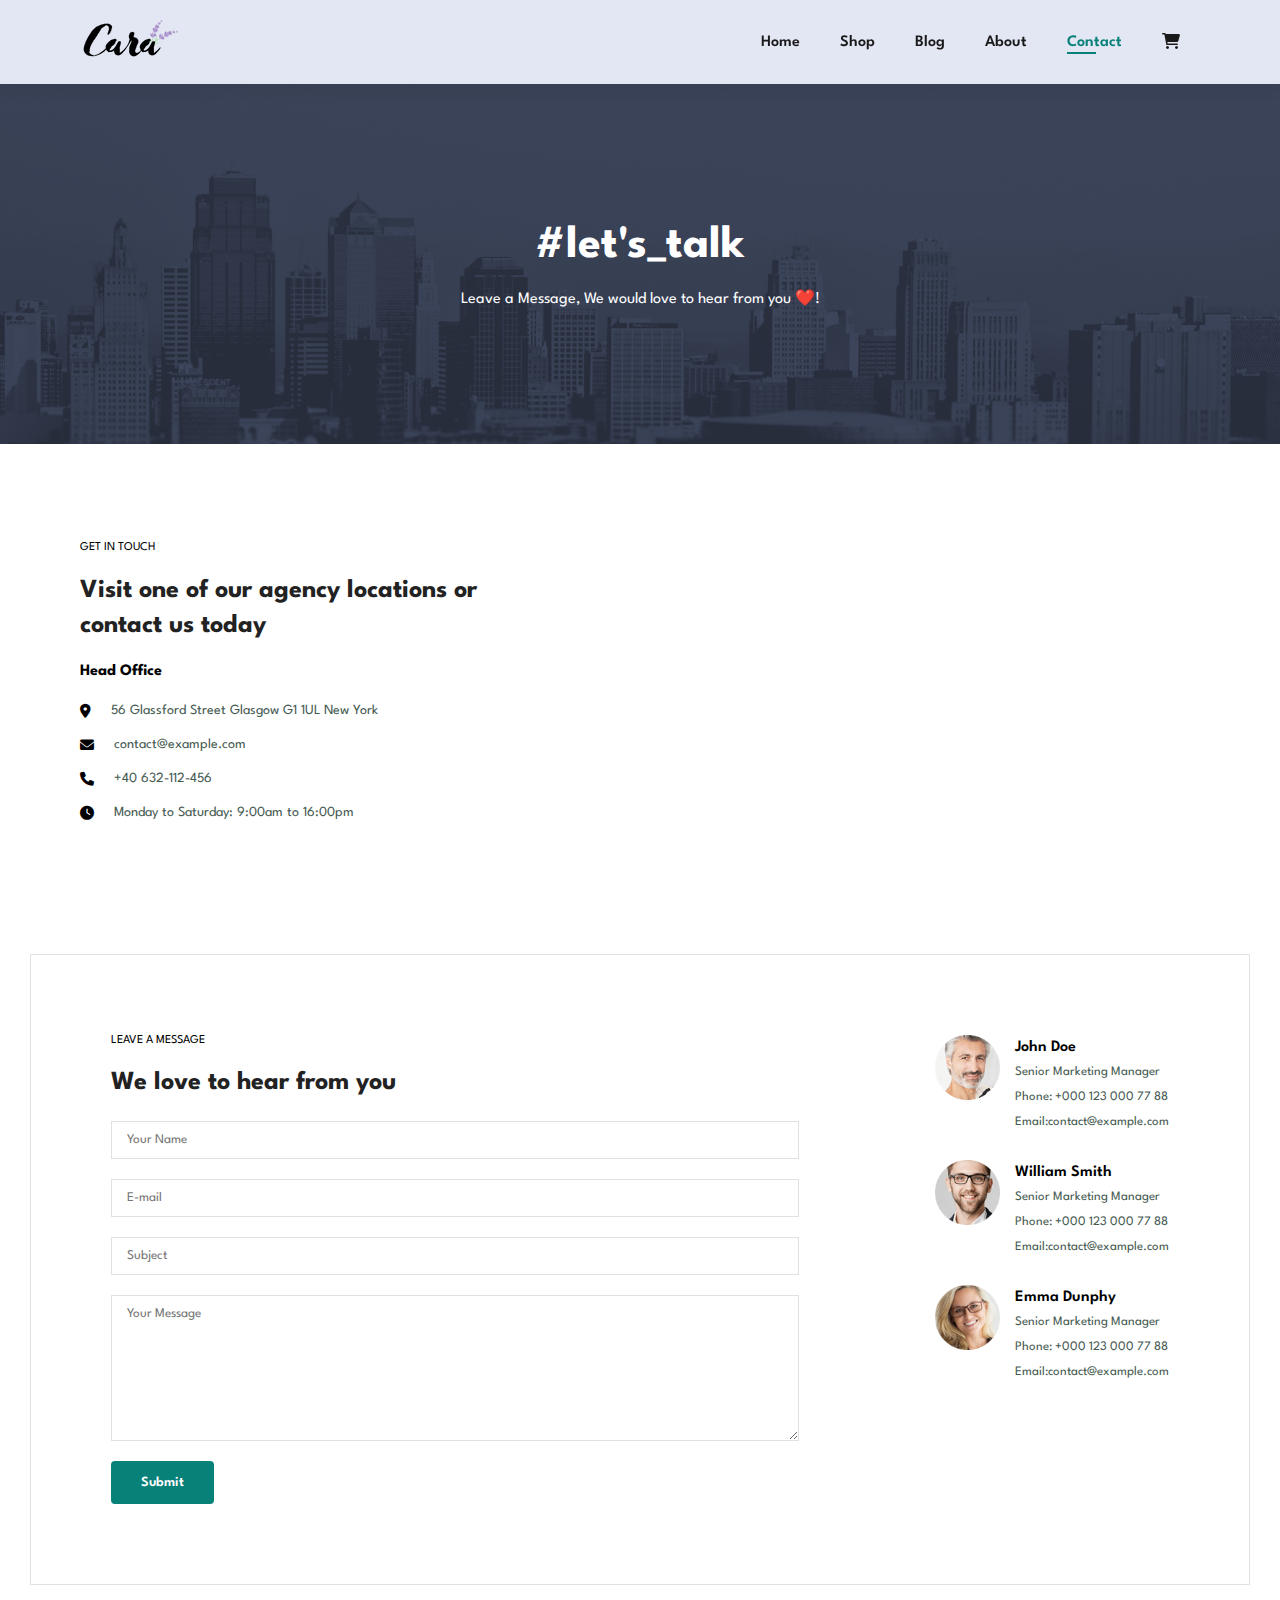
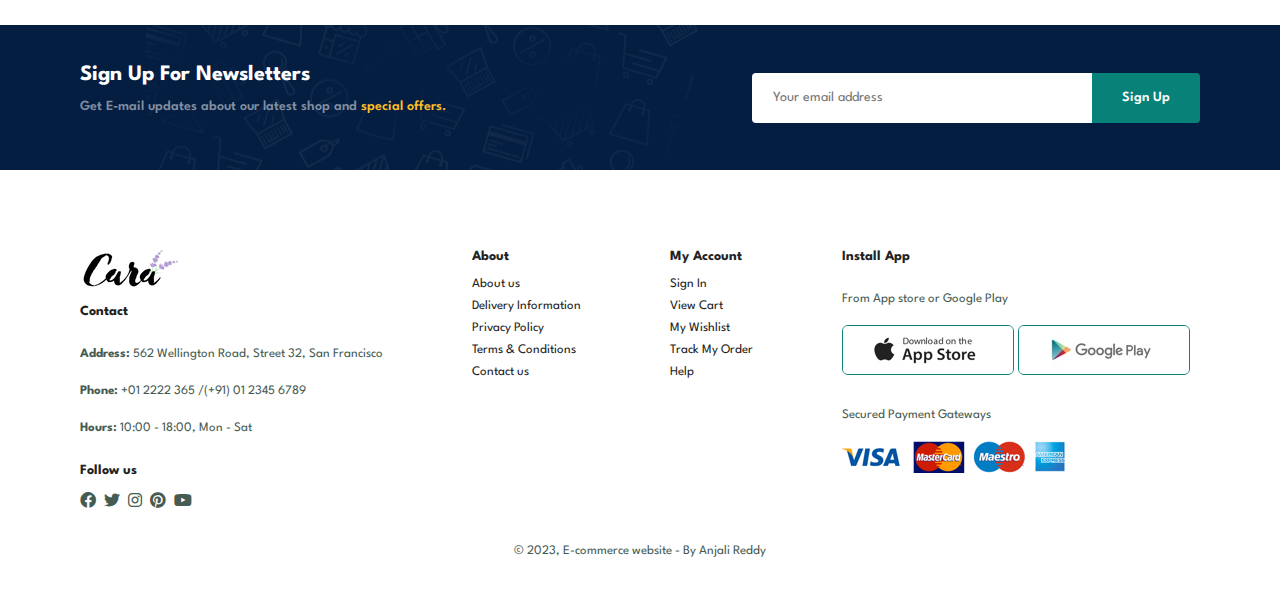
<file: E-commerce website/contact.html>
<!DOCTYPE html>
<html lang="en">
    <head>
        <meta charset="UTF-8">
        <meta http-equiv="X-UA-Compatible" content="IE=Edge">
        <meta name="viewport" content="width=device-width, initial scale=1.0">
        <title>E-commerce website</title>
        <link rel="stylesheet" href="style.css">
        <link rel="stylesheet" href="https://cdnjs.cloudflare.com/ajax/libs/font-awesome/6.0.0/css/all.min.css"/>
    </head>
    <body>

        <section id="header">
            <a href="#"><img src="assets/img/logo.png" class="logo" alt=""></a>

            <div>
                <ul id="navbar">
                    <li><a href="index.html">Home</a></li>
                    <li><a href="shop.html">Shop</a></li>
                    <li><a href="blog.html">Blog</a></li>
                    <li><a href="about.html">About</a></li>
                    <li><a class="active" href="contact.html">Contact</a></li>
                    <li id="lg-bag"><a href="cart.html"><i class="fa-solid fa-cart-shopping"></i></a></li>
                    <a href="#" id="close"><i class="fa-solid fa-xmark"></i></a>
                </ul>
            </div>
            <div id="mobile">
                
                <a href="cart.html"><i class="fa-solid fa-cart-shopping"></i></a>
                <i id="bar" class="fa-solid fa-bars"></i>
            </div>
        </section>

        <section id="page-header" class="about-header">
            <h2>#let's_talk</h2>
            <p>Leave a Message, We would love to hear from you ❤️! </p>
        </section>

        <section id="contact-details" class="section-p1">
            <div class="details">
                <span>GET IN TOUCH</span>
                <h2>Visit one of our agency locations or contact us today</h2>
                <h3>Head Office</h3>
                <div>
                    <li>
                        <i class="fa-solid fa-location-dot"></i>
                        <p>56 Glassford Street Glasgow G1 1UL New York</p>
                    </li>
                    <li>
                        <i class="fa-solid fa-envelope"></i>
                        <p>contact@example.com</p>
                    </li>
                    <li>
                        <i class="fa-solid fa-phone"></i>
                        <p>+40 632-112-456</p>
                    </li>
                    <li>
                        <i class="fa-solid fa-clock"></i>
                        <p>Monday to Saturday: 9:00am to 16:00pm</p>
                    </li>
                </div>
            </div>

            <div class="map">
                <iframe src="https://www.google.com/maps/embed?pb=!1m18!1m12!1m3!1d3021.987511856881!2d-73.97392830000003!3d40.7622994!2m3!1f0!2f0!3f0!3m2!1i1024!2i768!4f13.1!3m3!1m2!1s0x89c258fea1a1e1bf%3A0x9284765d118bd532!2sGucci!5e0!3m2!1sen!2sin!4v1693155059024!5m2!1sen!2sin" width="600" height="450" style="border:0;" allowfullscreen="" loading="lazy" referrerpolicy="no-referrer-when-downgrade"></iframe>
            </div>
        </section>

        <section id="form-details">
            <form action="">
                <span>LEAVE A MESSAGE</span>
                <h2>We love to hear from you</h2>
                <input type="text" placeholder="Your Name">
                <input type="text" placeholder="E-mail">
                <input type="text" placeholder="Subject">
                <textarea name="" id="" cols="30" rows="10" placeholder="Your Message"></textarea>
                <button class="normal">Submit</button>
            </form>

        <div class="people">

            <div>
                <img src="assets/img/people/1.png" alt="">
                <p><span>John Doe</span> Senior Marketing Manager <br> Phone: +000 123 000 77 88 <br> Email:contact@example.com</p>
            </div>
            <div>
                <img src="assets/img/people/2.png" alt="">
                <p><span>William Smith</span> Senior Marketing Manager <br> Phone: +000 123 000 77 88 <br> Email:contact@example.com</p>
            </div>
            <div>
                <img src="assets/img/people/3.png" alt="">
                <p><span>Emma Dunphy</span> Senior Marketing Manager <br> Phone: +000 123 000 77 88 <br> Email:contact@example.com</p>
            </div>
        </div>

        </section>

        <section id="newsletter" class="section-p1 section-m1">
            <div class="newstext">
                <h4>Sign Up For Newsletters</h4>
                <p>Get E-mail updates about our latest shop and <span>special offers.</span></p>
            </div>
            <div class="form">
                <input type="text" placeholder="Your email address">
                <button class="normal">Sign Up</button>
            </div>
        </section>

        <footer class="section-p1">
            <div class="col">
                <img class="logo" src="assets/img/logo.png" alt="">
                <h4>Contact</h4>
                <p><strong>Address:</strong> 562 Wellington Road, Street 32, San Francisco</p>
                <p><strong>Phone:</strong> +01 2222 365 /(+91) 01 2345 6789</p>
                <p><strong>Hours:</strong> 10:00 - 18:00, Mon - Sat</p>
                <div class="follow">
                    <h4>Follow us</h4>
                    <div class="icon">
                        <i class="fa-brands fa-facebook"></i>
                        <i class="fa-brands fa-twitter"></i>
                        <i class="fa-brands fa-instagram"></i>
                        <i class="fa-brands fa-pinterest"></i>
                        <i class="fa-brands fa-youtube"></i>
                    </div>
                </div>
            </div>

            <div class="col">
                <h4>About</h4>
                <a href="#">About us</a>
                <a href="#">Delivery Information</a>
                <a href="#">Privacy Policy</a>
                <a href="#">Terms & Conditions</a>
                <a href="#">Contact us</a>
            </div>

            <div class="col">
                <h4>My Account</h4>
                <a href="#">Sign In</a>
                <a href="#">View Cart</a>
                <a href="#">My Wishlist</a>
                <a href="#">Track My Order</a>
                <a href="#">Help</a>
            </div>

            <div class="col install">
                <h4>Install App</h4>
                <p>From App store or Google Play</p>
                <div class="row">
                    <img src="assets/img/pay/app.jpg" alt="">
                    <img src="assets/img/pay/play.jpg" alt="">
                </div>
                <p>Secured Payment Gateways</p>
                <img src="assets/img/pay/pay.png" alt="">
            </div>

            <div class="copyright">
                <p>© 2023, E-commerce website - By Anjali Reddy</p>
            </div>
        </footer>

        <script src="script.js"></script>
    </body>

</html>
</file>
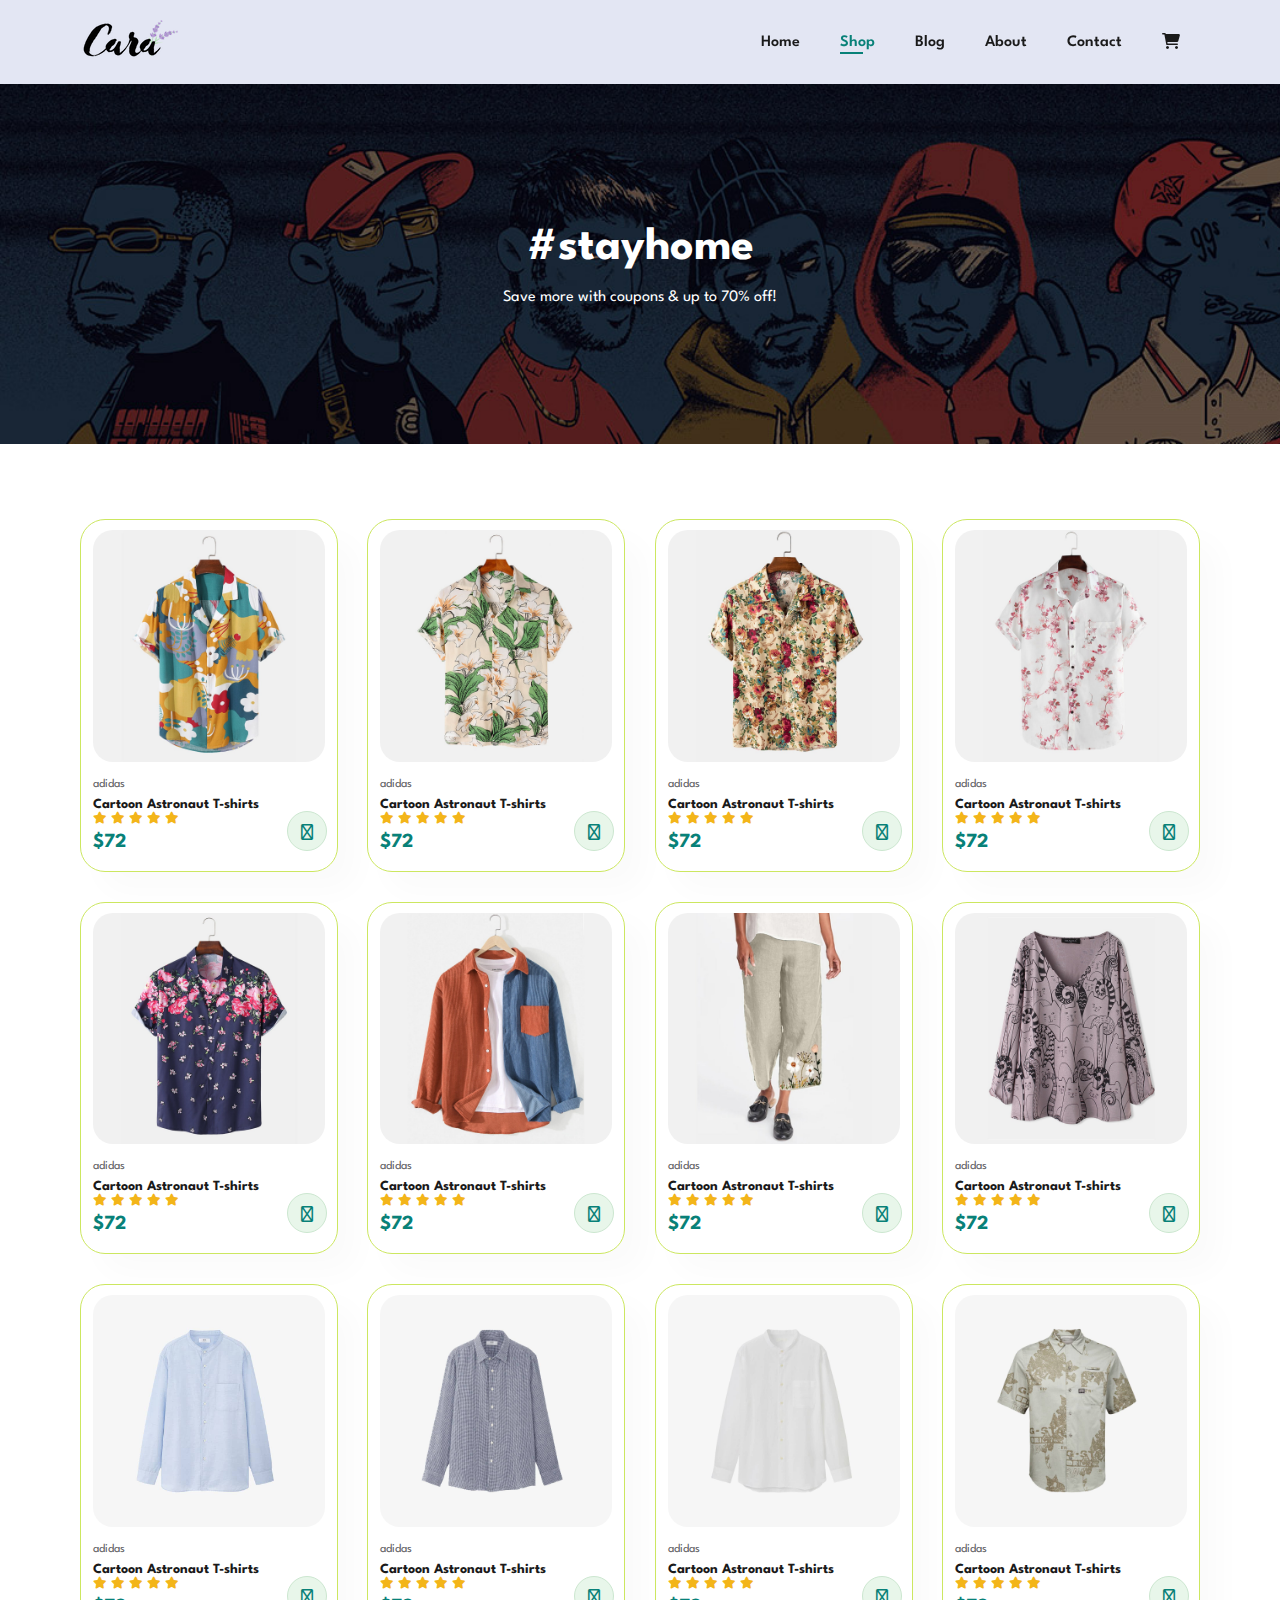
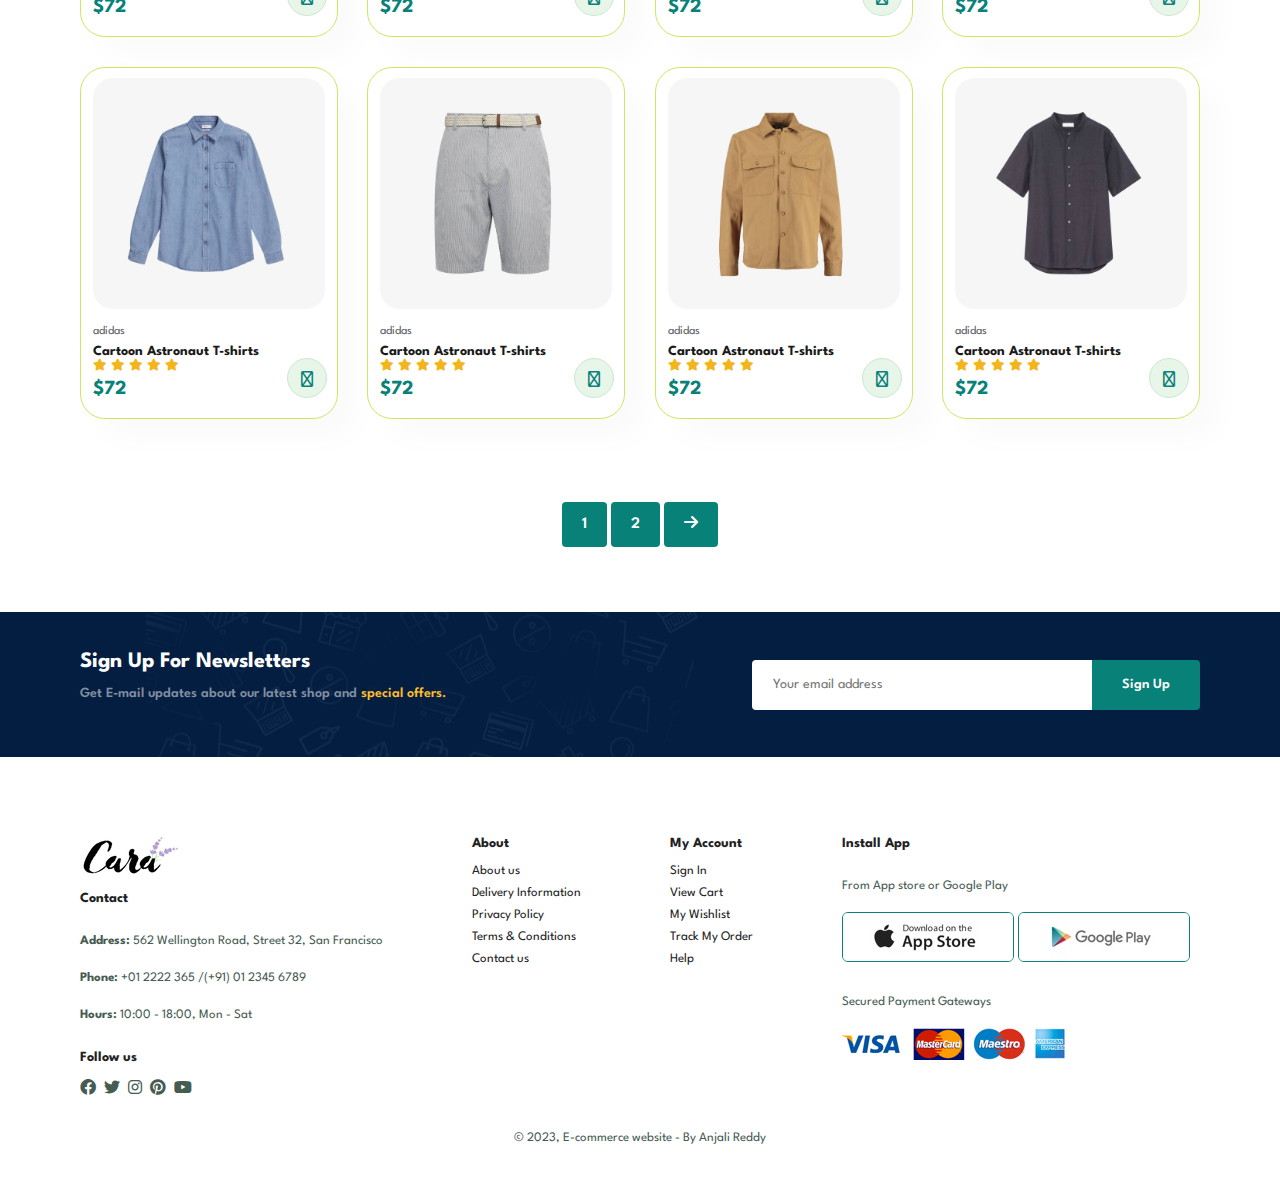
<file: E-commerce website/shop.html>
<!DOCTYPE html>
<html lang="en">
    <head>
        <meta charset="UTF-8">
        <meta http-equiv="X-UA-Compatible" content="IE=Edge">
        <meta name="viewport" content="width=device-width, initial scale=1.0">
        <title>E-commerce website</title>
        <link rel="stylesheet" href="style.css">
        <link rel="stylesheet" href="https://cdnjs.cloudflare.com/ajax/libs/font-awesome/6.0.0/css/all.min.css"/>
    </head>
    <body>

        <section id="header">
            <a href="#"><img src="assets/img/logo.png" class="logo" alt=""></a>

            <div>
                <ul id="navbar">
                    <li><a href="index.html">Home</a></li>
                    <li><a class="active" href="shop.html">Shop</a></li>
                    <li><a href="blog.html">Blog</a></li>
                    <li><a href="about.html">About</a></li>
                    <li><a href="contact.html">Contact</a></li>
                    <li id="lg-bag"><a href="cart.html"><i class="fa-solid fa-cart-shopping"></i></a></li>
                    <a href="#" id="close"><i class="fa-solid fa-xmark"></i></a>
                </ul>
            </div>
            <div id="mobile">
                
                <a href="cart.html"><i class="fa-solid fa-cart-shopping"></i></a>
                <i id="bar" class="fa-solid fa-bars"></i>
            </div>
        </section>

        <section id="page-header">
            <h2>#stayhome</h2>
            <p>Save more with coupons & up to 70% off! </p>
        </section>

        <section id="product1" class="section-p1">
            
            <div class="pro-container">
                <div class="pro" onclick="window.location.href='sproduct.html';">
                    <img src="assets/img/products/f1.jpg" alt="">
                    <div class="des">
                        <span>adidas</span>
                        <h5>Cartoon Astronaut T-shirts</h5>
                        <div class="star">
                            <i class="fas fa-star"></i>
                            <i class="fas fa-star"></i>
                            <i class="fas fa-star"></i>
                            <i class="fas fa-star"></i>
                            <i class="fas fa-star"></i>
                        </div>
                        <h4>$72</h4>
                    </div>
                    <a href="#"><i class="fa-solid fa-cart-shopping cart"></i></a>
                </div>
                <div class="pro">
                    <img src="assets/img/products/f2.jpg" alt="">
                    <div class="des">
                        <span>adidas</span>
                        <h5>Cartoon Astronaut T-shirts</h5>
                        <div class="star">
                            <i class="fas fa-star"></i>
                            <i class="fas fa-star"></i>
                            <i class="fas fa-star"></i>
                            <i class="fas fa-star"></i>
                            <i class="fas fa-star"></i>
                        </div>
                        <h4>$72</h4>
                    </div>
                    <a href="#"><i class="fa-solid fa-cart-shopping cart"></i></a>
                </div>
                <div class="pro">
                    <img src="assets/img/products/f3.jpg" alt="">
                    <div class="des">
                        <span>adidas</span>
                        <h5>Cartoon Astronaut T-shirts</h5>
                        <div class="star">
                            <i class="fas fa-star"></i>
                            <i class="fas fa-star"></i>
                            <i class="fas fa-star"></i>
                            <i class="fas fa-star"></i>
                            <i class="fas fa-star"></i>
                        </div>
                        <h4>$72</h4>
                    </div>
                    <a href="#"><i class="fa-solid fa-cart-shopping cart"></i></a>
                </div>
                <div class="pro">
                    <img src="assets/img/products/f4.jpg" alt="">
                    <div class="des">
                        <span>adidas</span>
                        <h5>Cartoon Astronaut T-shirts</h5>
                        <div class="star">
                            <i class="fas fa-star"></i>
                            <i class="fas fa-star"></i>
                            <i class="fas fa-star"></i>
                            <i class="fas fa-star"></i>
                            <i class="fas fa-star"></i>
                        </div>
                        <h4>$72</h4>
                    </div>
                    <a href="#"><i class="fa-solid fa-cart-shopping cart"></i></a>
                </div>
                <div class="pro">
                    <img src="assets/img/products/f5.jpg" alt="">
                    <div class="des">
                        <span>adidas</span>
                        <h5>Cartoon Astronaut T-shirts</h5>
                        <div class="star">
                            <i class="fas fa-star"></i>
                            <i class="fas fa-star"></i>
                            <i class="fas fa-star"></i>
                            <i class="fas fa-star"></i>
                            <i class="fas fa-star"></i>
                        </div>
                        <h4>$72</h4>
                    </div>
                    <a href="#"><i class="fa-solid fa-cart-shopping cart"></i></a>
                </div>
                <div class="pro">
                    <img src="assets/img/products/f6.jpg" alt="">
                    <div class="des">
                        <span>adidas</span>
                        <h5>Cartoon Astronaut T-shirts</h5>
                        <div class="star">
                            <i class="fas fa-star"></i>
                            <i class="fas fa-star"></i>
                            <i class="fas fa-star"></i>
                            <i class="fas fa-star"></i>
                            <i class="fas fa-star"></i>
                        </div>
                        <h4>$72</h4>
                    </div>
                    <a href="#"><i class="fa-solid fa-cart-shopping cart"></i></a>
                </div>
                <div class="pro">
                    <img src="assets/img/products/f7.jpg" alt="">
                    <div class="des">
                        <span>adidas</span>
                        <h5>Cartoon Astronaut T-shirts</h5>
                        <div class="star">
                            <i class="fas fa-star"></i>
                            <i class="fas fa-star"></i>
                            <i class="fas fa-star"></i>
                            <i class="fas fa-star"></i>
                            <i class="fas fa-star"></i>
                        </div>
                        <h4>$72</h4>
                    </div>
                    <a href="#"><i class="fa-solid fa-cart-shopping cart"></i></a>
                </div>
                <div class="pro">
                    <img src="assets/img/products/f8.jpg" alt="">
                    <div class="des">
                        <span>adidas</span>
                        <h5>Cartoon Astronaut T-shirts</h5>
                        <div class="star">
                            <i class="fas fa-star"></i>
                            <i class="fas fa-star"></i>
                            <i class="fas fa-star"></i>
                            <i class="fas fa-star"></i>
                            <i class="fas fa-star"></i>
                        </div>
                        <h4>$72</h4>
                    </div>
                    <a href="#"><i class="fa-solid fa-cart-shopping cart"></i></a>
                </div>
            
                <div class="pro">
                    <img src="assets/img/products/n1.jpg" alt="">
                    <div class="des">
                        <span>adidas</span>
                        <h5>Cartoon Astronaut T-shirts</h5>
                        <div class="star">
                            <i class="fas fa-star"></i>
                            <i class="fas fa-star"></i>
                            <i class="fas fa-star"></i>
                            <i class="fas fa-star"></i>
                            <i class="fas fa-star"></i>
                        </div>
                        <h4>$72</h4>
                    </div>
                    <a href="#"><i class="fa-solid fa-cart-shopping cart"></i></a>
                </div>
                <div class="pro">
                    <img src="assets/img/products/n2.jpg" alt="">
                    <div class="des">
                        <span>adidas</span>
                        <h5>Cartoon Astronaut T-shirts</h5>
                        <div class="star">
                            <i class="fas fa-star"></i>
                            <i class="fas fa-star"></i>
                            <i class="fas fa-star"></i>
                            <i class="fas fa-star"></i>
                            <i class="fas fa-star"></i>
                        </div>
                        <h4>$72</h4>
                    </div>
                    <a href="#"><i class="fa-solid fa-cart-shopping cart"></i></a>
                </div>
                <div class="pro">
                    <img src="assets/img/products/n3.jpg" alt="">
                    <div class="des">
                        <span>adidas</span>
                        <h5>Cartoon Astronaut T-shirts</h5>
                        <div class="star">
                            <i class="fas fa-star"></i>
                            <i class="fas fa-star"></i>
                            <i class="fas fa-star"></i>
                            <i class="fas fa-star"></i>
                            <i class="fas fa-star"></i>
                        </div>
                        <h4>$72</h4>
                    </div>
                    <a href="#"><i class="fa-solid fa-cart-shopping cart"></i></a>
                </div>
                <div class="pro">
                    <img src="assets/img/products/n4.jpg" alt="">
                    <div class="des">
                        <span>adidas</span>
                        <h5>Cartoon Astronaut T-shirts</h5>
                        <div class="star">
                            <i class="fas fa-star"></i>
                            <i class="fas fa-star"></i>
                            <i class="fas fa-star"></i>
                            <i class="fas fa-star"></i>
                            <i class="fas fa-star"></i>
                        </div>
                        <h4>$72</h4>
                    </div>
                    <a href="#"><i class="fa-solid fa-cart-shopping cart"></i></a>
                </div>
                <div class="pro">
                    <img src="assets/img/products/n5.jpg" alt="">
                    <div class="des">
                        <span>adidas</span>
                        <h5>Cartoon Astronaut T-shirts</h5>
                        <div class="star">
                            <i class="fas fa-star"></i>
                            <i class="fas fa-star"></i>
                            <i class="fas fa-star"></i>
                            <i class="fas fa-star"></i>
                            <i class="fas fa-star"></i>
                        </div>
                        <h4>$72</h4>
                    </div>
                    <a href="#"><i class="fa-solid fa-cart-shopping cart"></i></a>
                </div>
                <div class="pro">
                    <img src="assets/img/products/n6.jpg" alt="">
                    <div class="des">
                        <span>adidas</span>
                        <h5>Cartoon Astronaut T-shirts</h5>
                        <div class="star">
                            <i class="fas fa-star"></i>
                            <i class="fas fa-star"></i>
                            <i class="fas fa-star"></i>
                            <i class="fas fa-star"></i>
                            <i class="fas fa-star"></i>
                        </div>
                        <h4>$72</h4>
                    </div>
                    <a href="#"><i class="fa-solid fa-cart-shopping cart"></i></a>
                </div>
                <div class="pro">
                    <img src="assets/img/products/n7.jpg" alt="">
                    <div class="des">
                        <span>adidas</span>
                        <h5>Cartoon Astronaut T-shirts</h5>
                        <div class="star">
                            <i class="fas fa-star"></i>
                            <i class="fas fa-star"></i>
                            <i class="fas fa-star"></i>
                            <i class="fas fa-star"></i>
                            <i class="fas fa-star"></i>
                        </div>
                        <h4>$72</h4>
                    </div>
                    <a href="#"><i class="fa-solid fa-cart-shopping cart"></i></a>
                </div>
                <div class="pro">
                    <img src="assets/img/products/n8.jpg" alt="">
                    <div class="des">
                        <span>adidas</span>
                        <h5>Cartoon Astronaut T-shirts</h5>
                        <div class="star">
                            <i class="fas fa-star"></i>
                            <i class="fas fa-star"></i>
                            <i class="fas fa-star"></i>
                            <i class="fas fa-star"></i>
                            <i class="fas fa-star"></i>
                        </div>
                        <h4>$72</h4>
                    </div>
                    <a href="#"><i class="fa-solid fa-cart-shopping cart"></i></a>
                </div>
            </div>
        </section>

        <section id="pagination" class="section-p1">
            <a href="#">1</a>
            <a href="#">2</a>
            <a href="#"><i class="fa-solid fa-arrow-right"></i></a>
        </section>

        <section id="newsletter" class="section-p1 section-m1">
            <div class="newstext">
                <h4>Sign Up For Newsletters</h4>
                <p>Get E-mail updates about our latest shop and <span>special offers.</span></p>
            </div>
            <div class="form">
                <input type="text" placeholder="Your email address">
                <button class="normal">Sign Up</button>
            </div>
        </section>

        <footer class="section-p1">
            <div class="col">
                <img class="logo" src="assets/img/logo.png" alt="">
                <h4>Contact</h4>
                <p><strong>Address:</strong> 562 Wellington Road, Street 32, San Francisco</p>
                <p><strong>Phone:</strong> +01 2222 365 /(+91) 01 2345 6789</p>
                <p><strong>Hours:</strong> 10:00 - 18:00, Mon - Sat</p>
                <div class="follow">
                    <h4>Follow us</h4>
                    <div class="icon">
                        <i class="fa-brands fa-facebook"></i>
                        <i class="fa-brands fa-twitter"></i>
                        <i class="fa-brands fa-instagram"></i>
                        <i class="fa-brands fa-pinterest"></i>
                        <i class="fa-brands fa-youtube"></i>
                    </div>
                </div>
            </div>

            <div class="col">
                <h4>About</h4>
                <a href="#">About us</a>
                <a href="#">Delivery Information</a>
                <a href="#">Privacy Policy</a>
                <a href="#">Terms & Conditions</a>
                <a href="#">Contact us</a>
            </div>

            <div class="col">
                <h4>My Account</h4>
                <a href="#">Sign In</a>
                <a href="#">View Cart</a>
                <a href="#">My Wishlist</a>
                <a href="#">Track My Order</a>
                <a href="#">Help</a>
            </div>

            <div class="col install">
                <h4>Install App</h4>
                <p>From App store or Google Play</p>
                <div class="row">
                    <img src="assets/img/pay/app.jpg" alt="">
                    <img src="assets/img/pay/play.jpg" alt="">
                </div>
                <p>Secured Payment Gateways</p>
                <img src="assets/img/pay/pay.png" alt="">
            </div>

            <div class="copyright">
                <p>© 2023, E-commerce website - By Anjali Reddy</p>
            </div>
        </footer>

        <script src="script.js"></script>
    </body>

</html>
</file>
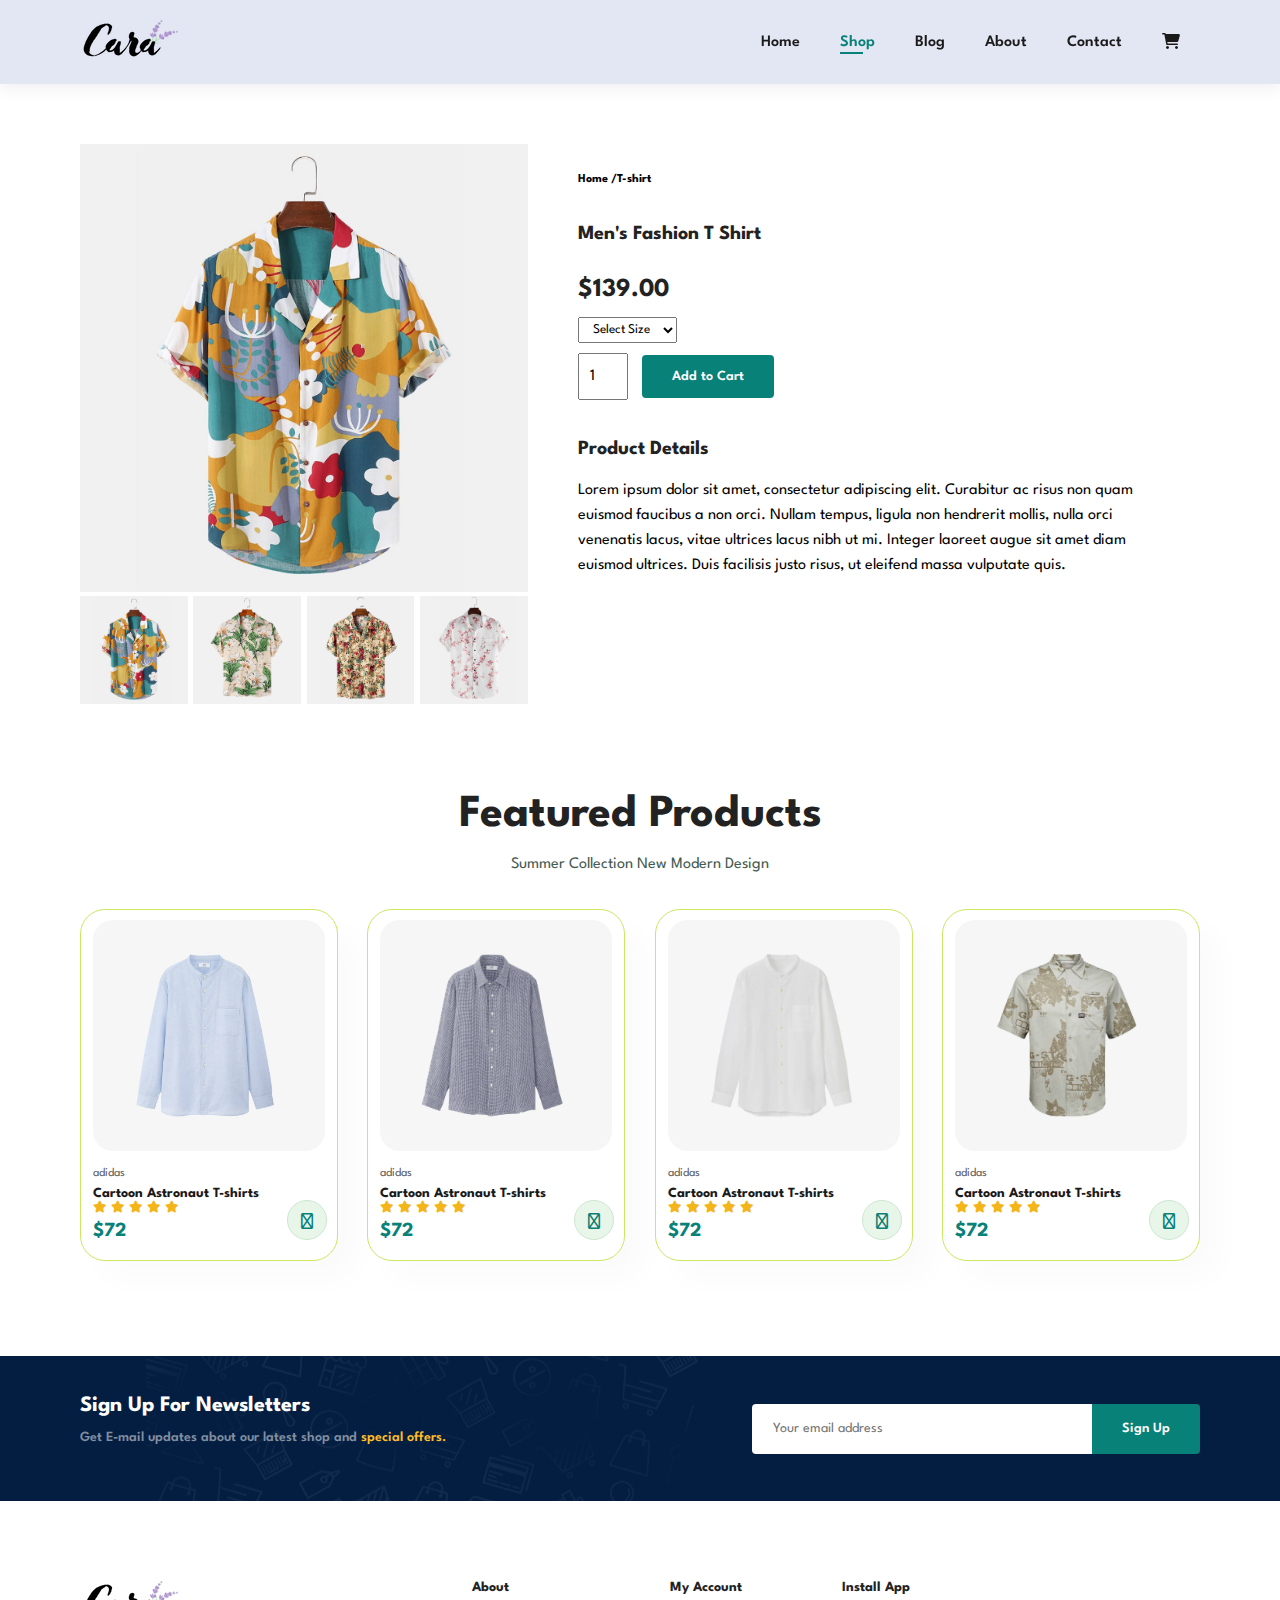
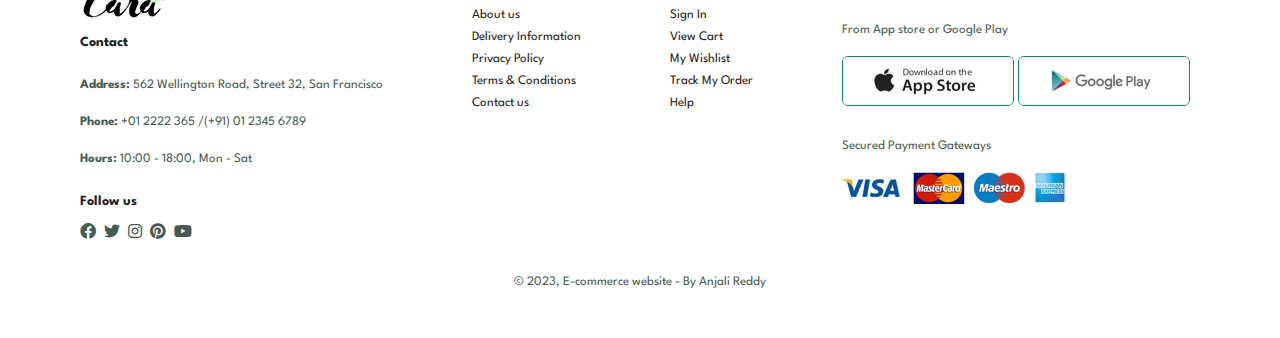
<file: E-commerce website/sproduct.html>
<!DOCTYPE html>
<html lang="en">
    <head>
        <meta charset="UTF-8">
        <meta http-equiv="X-UA-Compatible" content="IE=Edge">
        <meta name="viewport" content="width=device-width, initial scale=1.0">
        <title>E-commerce website</title>
        <link rel="stylesheet" href="style.css">
        <link rel="stylesheet" href="https://cdnjs.cloudflare.com/ajax/libs/font-awesome/6.0.0/css/all.min.css"/>
    </head>
    <body>

        <section id="header">
            <a href="#"><img src="assets/img/logo.png" class="logo" alt=""></a>

            <div>
                <ul id="navbar">
                    <li><a href="index.html">Home</a></li>
                    <li><a class="active" href="shop.html">Shop</a></li>
                    <li><a href="blog.html">Blog</a></li>
                    <li><a href="about.html">About</a></li>
                    <li><a href="contact.html">Contact</a></li>
                    <li id="lg-bag"><a href="cart.html"><i class="fa-solid fa-cart-shopping"></i></a></li>
                    <a href="#" id="close"><i class="fa-solid fa-xmark"></i></a>
                </ul>
            </div>
            <div id="mobile">
                
                <a href="cart.html"><i class="fa-solid fa-cart-shopping"></i></a>
                <i id="bar" class="fa-solid fa-bars"></i>
            </div>
        </section>

       <section id="prodetails" class="section-p1">
        <div class="single-pro-image">
            <img src="assets/img/products/f1.jpg" width="100%" id="MainImg" alt="">

            <div class="small-img-group">
                <div class="small-img-col">
                    <img src="assets/img/products/f1.jpg" width="100%" class="small-img" alt="">

                </div>
                <div class="small-img-col">
                    <img src="assets/img/products/f2.jpg" width="100%" class="small-img" alt="">
                    
                </div>
                <div class="small-img-col">
                    <img src="assets/img/products/f3.jpg" width="100%" class="small-img" alt="">
                    
                </div>
                <div class="small-img-col">
                    <img src="assets/img/products/f4.jpg" width="100%" class="small-img" alt="">
                    
                </div>
            </div>
        </div>

        <div class="single-pro-details">
            <h6>Home /T-shirt</h6>
            <h4>Men's Fashion T Shirt</h4>
            <h2>$139.00</h2>
            <select>
                <option>Select Size</option>
                <option>XL</option>
                <option>XXL</option>
                <option>Small</option>
                <option>Medium</option>
                <option>Large</option>
            </select>
            <input type="number" value="1">
            <button class="normal">Add to Cart</button>
            <h4>Product Details</h4>
            <span>Lorem ipsum dolor sit amet, consectetur adipiscing elit. Curabitur ac risus non quam euismod faucibus a non orci. 
                Nullam tempus, ligula non hendrerit mollis, nulla orci venenatis lacus, vitae ultrices lacus nibh ut mi. 
                Integer laoreet augue sit amet diam euismod ultrices. Duis facilisis justo risus, ut eleifend massa vulputate quis.
            </span>
        </div>
       </section>

       <section id="product1" class="section-p1">
        <h2>Featured Products</h2>
        <p>Summer Collection New Modern Design</p>
        <div class="pro-container">
            <div class="pro">
                <img src="assets/img/products/n1.jpg" alt="">
                <div class="des">
                    <span>adidas</span>
                    <h5>Cartoon Astronaut T-shirts</h5>
                    <div class="star">
                        <i class="fas fa-star"></i>
                        <i class="fas fa-star"></i>
                        <i class="fas fa-star"></i>
                        <i class="fas fa-star"></i>
                        <i class="fas fa-star"></i>
                    </div>
                    <h4>$72</h4>
                </div>
                <a href="#"><i class="fa-solid fa-cart-shopping cart"></i></a>
            </div>
            <div class="pro">
                <img src="assets/img/products/n2.jpg" alt="">
                <div class="des">
                    <span>adidas</span>
                    <h5>Cartoon Astronaut T-shirts</h5>
                    <div class="star">
                        <i class="fas fa-star"></i>
                        <i class="fas fa-star"></i>
                        <i class="fas fa-star"></i>
                        <i class="fas fa-star"></i>
                        <i class="fas fa-star"></i>
                    </div>
                    <h4>$72</h4>
                </div>
                <a href="#"><i class="fa-solid fa-cart-shopping cart"></i></a>
            </div>
            <div class="pro">
                <img src="assets/img/products/n3.jpg" alt="">
                <div class="des">
                    <span>adidas</span>
                    <h5>Cartoon Astronaut T-shirts</h5>
                    <div class="star">
                        <i class="fas fa-star"></i>
                        <i class="fas fa-star"></i>
                        <i class="fas fa-star"></i>
                        <i class="fas fa-star"></i>
                        <i class="fas fa-star"></i>
                    </div>
                    <h4>$72</h4>
                </div>
                <a href="#"><i class="fa-solid fa-cart-shopping cart"></i></a>
            </div>
            <div class="pro">
                <img src="assets/img/products/n4.jpg" alt="">
                <div class="des">
                    <span>adidas</span>
                    <h5>Cartoon Astronaut T-shirts</h5>
                    <div class="star">
                        <i class="fas fa-star"></i>
                        <i class="fas fa-star"></i>
                        <i class="fas fa-star"></i>
                        <i class="fas fa-star"></i>
                        <i class="fas fa-star"></i>
                    </div>
                    <h4>$72</h4>
                </div>
                <a href="#"><i class="fa-solid fa-cart-shopping cart"></i></a>
            </div>

        </div>
       </section>

        <section id="newsletter" class="section-p1 section-m1">
            <div class="newstext">
                <h4>Sign Up For Newsletters</h4>
                <p>Get E-mail updates about our latest shop and <span>special offers.</span></p>
            </div>
            <div class="form">
                <input type="text" placeholder="Your email address">
                <button class="normal">Sign Up</button>
            </div>
        </section>

        <footer class="section-p1">
            <div class="col">
                <img class="logo" src="assets/img/logo.png" alt="">
                <h4>Contact</h4>
                <p><strong>Address:</strong> 562 Wellington Road, Street 32, San Francisco</p>
                <p><strong>Phone:</strong> +01 2222 365 /(+91) 01 2345 6789</p>
                <p><strong>Hours:</strong> 10:00 - 18:00, Mon - Sat</p>
                <div class="follow">
                    <h4>Follow us</h4>
                    <div class="icon">
                        <i class="fa-brands fa-facebook"></i>
                        <i class="fa-brands fa-twitter"></i>
                        <i class="fa-brands fa-instagram"></i>
                        <i class="fa-brands fa-pinterest"></i>
                        <i class="fa-brands fa-youtube"></i>
                    </div>
                </div>
            </div>

            <div class="col">
                <h4>About</h4>
                <a href="#">About us</a>
                <a href="#">Delivery Information</a>
                <a href="#">Privacy Policy</a>
                <a href="#">Terms & Conditions</a>
                <a href="#">Contact us</a>
            </div>

            <div class="col">
                <h4>My Account</h4>
                <a href="#">Sign In</a>
                <a href="#">View Cart</a>
                <a href="#">My Wishlist</a>
                <a href="#">Track My Order</a>
                <a href="#">Help</a>
            </div>

            <div class="col install">
                <h4>Install App</h4>
                <p>From App store or Google Play</p>
                <div class="row">
                    <img src="assets/img/pay/app.jpg" alt="">
                    <img src="assets/img/pay/play.jpg" alt="">
                </div>
                <p>Secured Payment Gateways</p>
                <img src="assets/img/pay/pay.png" alt="">
            </div>

            <div class="copyright">
                <p>© 2023, E-commerce website - By Anjali Reddy</p>
            </div>
        </footer>

        <script>
            var MainImg = document.getElementById("MainImg");
            var smallimg = document.getElementsByClassName("small-img");

            smallimg[0].onclick = function() {
                MainImg.src = smallimg[0].src;
            }
            smallimg[1].onclick = function() {
                MainImg.src = smallimg[1].src;
            }
            smallimg[2].onclick = function() {
                MainImg.src = smallimg[2].src;
            }
            smallimg[3].onclick = function() {
                MainImg.src = smallimg[3].src;
            }
        </script>
        <script src="script.js"></script>
    </body>

</html>
</file>
<file: E-commerce website/style.css>
@import url("https://fonts.googleapis.com/css2?family=Spartan:wght@100;200;300;400;500;600;700;800;900&display=swap");

*{
    margin: 0;
    padding: 0;
    box-sizing:border-box;
    font-family: "Spartan", sans-serif;
}

h1{
    font-size: 50px;
    line-height: 64px;
    color: #222;
}

h2{
    font-size: 46px;
    line-height: 54px;
    color: #222;
}

h4{
    font-size: 20px;
    color: #222;
}

h6{
    font-weight: 700;
    font-size: 12px;
}


p{
    font-size: 16px;
    color: #465b52;
    margin: 15px 0 2px 0;
}


.section-p1{
    padding: 40px 80px;
}

.section-m1{
    margin: 40px 0;
}

button.normal{
    font-size: 14px;
    font-weight: 600;
    padding: 15px 30px;
    color: #000;
    background-color: #fff;
    border-radius: 4px;
    cursor: pointer;
    border: none;
    outline: none;
    transition: 0.2s;
}

button.white{
    font-size: 13px;
    font-weight: 600;
    padding: 11px 18px;
    color: #fff;
    background-color: transparent;
    cursor: pointer;
    border: 1px solid #fff;
    outline: none;
    transition: 0.2s;
}

body{
    width: 100%;
}

/* Header start */

#header{
    display: flex;
    align-items: center;
    justify-content: space-between;
    padding: 20px 80px;
    background: #E3E6F3;
    box-shadow: 0 5px 15px rgba(0,0,0,0.06);
    z-index: 999;
    position: sticky;
    top: 0;
    left: 0;
}

#navbar{
    display: flex;
    align-items: center;
    justify-content: center;

}

#navbar li{
    list-style: none;
    padding: 0 20px;
    position: relative;
}

#navbar li a{
    text-decoration: none;
    font-size: 16px;
    font-weight: 600;
    color: #1a1a1a;
    transition: 0.3s ease;

}

#navbar li a:hover,
#navbar li a.active {
    color: #088178;
}

#navbar li a.active::after,
#navbar li a:hover::after {
    content: "";
    width: 30%;
    height: 2px;
    background: #088178;
    position: absolute;
    bottom: -4px;
    left: 20px;

}

#mobile{
    display: none;
    align-items: center;
}

#close{
    display: none;
}

/* Home page*/
#hero {
   background-image: url("assets/img/hero4.png"); 
   height: 90vh;
   width: 100%;
   background-size: cover;
   background-position: top 25% right 0;
   padding: 0 80px;
   display: flex;
   flex-direction: column;
   align-items: flex-start;
   justify-content: center;
}

#hero h4 {
    padding-bottom: 15px;
}

#hero h1 {
    color: #088178;

}

#hero button{
    background-image: url(assets/img/button.png);
    background-color: transparent;
    color: #088178;
    border: 0;
    padding: 14px 80px 14px 65px ;
    background-repeat: no-repeat ;
    cursor: pointer;
    font-weight: 700;
    font-size: 15px;
}

#feature{
    display: flex;
    align-items: center;
    justify-content: space-between;
    flex-wrap: wrap;

}

#feature .fe-box{
    width: 180px;
    text-align: center;
    padding: 25px 15px;
    box-shadow: 20px 20px 34px rgba(0,0,0,0.03);
    border: 1px solid #cce7d0;
    border-radius: 4px;
    margin: 15px 0;
}

#feature .fe-box:hover{
    box-shadow:10px 10px 54px rgba(70, 62, 221, 0.1);
}

#feature .fe-box img{
    width: 100%;
    margin-bottom: 10px;
}

#feature .fe-box h6{
   display: inline-block;
   padding: 9px 8px 6px 8px;
   line-height: 1;
   border-radius: 4px;
   color: #088178;
   background-color: #fddde4;

}

#feature .fe-box:nth-child(2) h6{
    background-color: #cdebbc;
}

#feature .fe-box:nth-child(3) h6{
    background-color: #d1e8f2;
}

#feature .fe-box:nth-child(4) h6{
    background-color: #cdd4f8;
}

#feature .fe-box:nth-child(5) h6{
    background-color: #f6dbf6;
}

#feature .fe-box:nth-child(6) h6{
    background-color: #fff2e5;
}

#product1{
    text-align: center;
}

#product1 .pro-container{
    display: flex;
    justify-content: space-between;
    padding-top: 20px;
    flex-wrap: wrap;
}

#product1 .pro{
    width: 23%;
    min-width: 250px;
    padding: 10px 12px;
    border: 1px solid #cce760;
    border-radius: 25px;
    cursor: pointer;
    box-shadow: 20px 20px 30px rgba(0,0,0,0.02);
    margin: 15px 0;
    transition: 0.2s ease;
    position: relative;
}

#product1 .pro:hover{
    box-shadow: 20px 20px 30px rgba(0,0,0,0.06);
}

#product1 .pro img{
    width: 100%;
    border-radius: 20px;
}

#product1 .pro .des{
    text-align: start;
    padding: 10px 0;
}

#product1 .pro .des span{
    color: #606063;
    font-size: 12px;
}

#product1 .pro .des h5{
    padding-top: 7px;
    color: #1a1a1a;
    font-size: 14px;
}

#product1 .pro .des i{
    font-size: 12px;
    color: rgb(243, 181, 25);
}

#product1 .pro .des h4{
    padding-top: 7px;
    font: size 15px; 
    font-weight: 700;
    color: #088178;
}

#product1 .pro  .cart{
    width: 40px;
    height: 40px;
    line-height: 40px;
    border-radius: 100px;
    background-color: #e8f6ea;
    font-weight: 500;
    color: #088178;
    border: 1px solid #cce7d0;
    position: absolute;
    bottom: 20px;
    right: 10px;
}

#banner{
    display: flex;
    flex-direction: column;
    justify-content: center;
    align-items: center;
    text-align: center;
    background-image: url(assets/img/banner/b2.jpg);
    width: 100%;
    height: 40vh;
    background-size: cover;
    background-position: center;
}

#banner h4{
    color: #fff;
    font-size: 16px;
}

#banner h2{
    color: #fff;
    font-size: 30px;
    padding: 10px 0;
}

#banner h2 span{
    color: #ef3636;
   
}

#banner button:hover{
    background-color: #088178;
    color: #fff;
}

#sm-banner{
    display: flex;
    justify-content: space-between;
    flex-wrap: wrap;
}

#sm-banner .banner-box{
    display: flex;
    flex-direction: column;
    justify-content: center;
    align-items: flex-start;
    background-image: url(assets/img/banner/b17.jpg);
    min-width: 650px;
    height: 50vh;
    background-size: cover;
    background-position: center;
    padding: 30px;
}

#sm-banner .banner-box2{
    background-image: url(assets/img/banner/b10.jpg);
}

#sm-banner h4{
    color: #fff;
    font-size: 20px;
    font-weight: 300;
}

#sm-banner h2{
    color: #fff;
    font-size: 28px;
    font-weight: 800;
}

#sm-banner span{
    color: #fff;
    font-size: 14px;
    font-weight: 500;
    padding-bottom: 15px;
    
}

#sm-banner .banner-box:hover button{
    background: #088178;
    border: 1px solid #088178;
}

#banner3{
    display: flex;
    justify-content: space-between;
    flex-wrap: wrap;
    padding: 0 80px;
}

#banner3 .banner-box{
    display: flex;
    flex-direction: column;
    justify-content: center;
    align-items: flex-start;
    background-image: url(assets/img/banner/b7.jpg);
    min-width: 30%;
    height: 30vh;
    background-size: cover;
    background-position: center;
    padding: 20px;
    margin-bottom: 20px;
}

#banner3 .banner-box2{
    background-image: url(assets/img/banner/b4.jpg);
}

#banner3 .banner-box3{
    background-image: url(assets/img/banner/b18.jpg);
}


#banner3 h2{
    color: #fff;
    font-weight: 900;
    font-size: 22px;
}

#banner3 h3{
    color: #fff;
    font-weight: 800;
    font-size: 15px;
}

#newsletter{
    display: flex;
    justify-content: space-between;
    flex-wrap: wrap;
    align-items: center;
    background-image: url("assets/img/banner/b14.png");
    background-repeat: no-repeat;
    background-position: 20% 30%;
    background-color: #041e42;
}

#newsletter h4{
    font-size: 22px;
    font-weight: 700;
    color: #fff;
}

#newsletter p{
    font-size: 14px;
    font-weight: 600;
    color: #818ea0;
    padding-bottom: 15px;
}

#newsletter p span{
    color: #ffbd27;
}

#newsletter input{
    height: 3.125rem;
    padding: 0 1.25rem;
    font-size: 14px;
    width: 100%;
    border: 1px solid transparent;
    border-radius: 4px;
    outline: none;
    border-top-right-radius: 0;
    border-bottom-right-radius: 0;
}

#newsletter button{
    background-color: #088178;
    color: #fff;
    white-space: nowrap;
    border-top-left-radius: 0;
    border-bottom-left-radius: 0;
}

#newsletter .form{
    display: flex;
    width: 40%;
}

footer{
    display: flex;
    flex-wrap: wrap;
    justify-content: space-between;
}

footer .col{
    display: flex;
    flex-direction: column;
    align-items: flex-start;
    margin-bottom: 20px;
    margin-right:10px ;
}

footer .logo{
    margin-bottom: 15px;
}

footer h4{
    font-size: 14px;
    margin-bottom: 15px;
}

footer p{
    font-size: 13px;
    padding: 0 0 8px 0;
}

footer a{
     font-size: 13px;
     text-decoration: none;
     color: #222;
     margin-bottom: 10px;
     align-items: flex-start;
}

footer .follow{
    margin-top:20px;
}

footer .follow i{
    color: #465b52;
    padding-right: 4px;
    cursor: pointer;
}

footer .install .row img{
    border: 1px solid #088178;
    border-radius: 6px;
}

footer .install img{
    margin: 10px 0 15px 0;
}

footer .follow i:hover,
footer a:hover{
    color: #088178;
}

footer .copyright{
    width: 100%;
    text-align: center;
}





/*shop page*/


#page-header{
    background-image: url("assets/img/banner/b1.jpg");
    width: 100%;
    height: 40vh;
    background-size: cover;
    display: flex;
    justify-content: center;
    text-align: center;
    flex-direction: column;
    padding: 14px;
    
}

#page-header h2,
#page-header p{
    color: #fff;
}

#pagination{
    text-align: center;

}

#pagination a{
    text-decoration: none;
    background-color: #088178;
    padding: 15px 20px;
    border-radius: 4px;
    color: #fff;
    font-weight: 600;
}

#pagination a i{
    font-size: 16px;
    font-weight: 600;
}

/*Single Product*/

#prodetails{
    display: flex;
    margin-top: 20px;
}

#prodetails .single-pro-details{
    width: 50%;
    padding-top: 30px;
}


#prodetails .single-pro-image{
    width: 40%;
    margin-right: 50px;
}

.small-img-group{
    display: flex;
    justify-content: space-between;
}

.small-img-col{
   flex-basis:24% ;
   cursor: pointer; 
}

#prodetails .single-pro-details h4{
    padding: 40px 0 20px 0;
}

#prodetails .single-pro-details h2{
    font-size: 26px;
}

#prodetails .single-pro-details select{
    display: block;
    padding: 5px 10px;
    margin-bottom: 10px;
}

#prodetails .single-pro-details input{
    width:50px ;
    height: 47px;
    padding-left: 10px;
    font-size: 16px;
    margin-right: 10px;
}

#prodetails .single-pro-details  button{
    background: #088178;
    color: #fff;
}

#prodetails .single-pro-details input:focus{
    outline: none;

}

#prodetails .single-pro-details span{
    line-height: 25px;
}

/*Blog Page*/

#page-header.blog-header{
     background-image: url("assets/img/banner/b19.jpg");
}

#blog{
    padding: 150px 150px 0 150px;
}

#blog .blog-box{
    display: flex;
    align-items: center;
    width: 100%;
    position: relative;
    padding-bottom: 90px;
}

#blog .blog-img{
    width: 50%;
    margin-right: 40px;
}

#blog img{
    width: 100%;
    height: 300px;
    object-fit: cover;
}

#blog .blog-details{
    width: 50%;
}

#blog .blog-details p{
    padding-bottom: 15px;
}

#blog .blog-details a{
    text-decoration: none;
    font-size: 11px;
    color: #000;
    font-weight: 700;
    position: relative;
    transition: 0.3s;
}

#blog .blog-details a::after{
    content: "";
    width: 50px;
    height: 1px;
    background-color: #000;
    position: absolute;
    top: 4px;
    right: -60px;
}

#blog .blog-details a:hover{
    color: #088178;
}

#blog .blog-details a:hover::after{
    background-color: #088178;
}

#blog .blog-box h1{
    position: absolute;
    top: -40px;
    left: 0;
    font-size: 70px;
    font-weight: 700;
    color: #c9cbce;
    z-index: -9;
}

/*About page*/

#page-header.about-header{
    background-image: url("assets/img/about/banner.png");
}

#about-head{
    display: flex;
    align-items: center;
}

#about-head img{
    width: 50%;
    height: auto;
}

#about-head div{
    padding-left: 40px;
}

#about-app{
    text-align: center;
}

#about-app .video{
    width: 70%;
    height: 100%;
    margin:30px auto 0 auto;

}

#about-app .video video{
    width: 100%;
    height: 100%;
    border-radius: 20px;
}

/*Contact page*/
#contact-details{
    display: flex;
    align-items: center;
    justify-content: space-between;
}

#contact-details .details{
    width: 40%;
}

#contact-details .details span,
#form-details form span{
    font-size: 12px;
}

#contact-details .details h2,
#form-details form h2 {
    font-size: 26px;
    line-height: 35px;
    padding: 20px 0;
}

#contact-details .details h3{
    font-size: 16px;
    padding-bottom: 15px;
}

#contact-details .details li{
    list-style: none;
    display: flex;
    padding: 10px 0;
}

#contact-details .details li{
    font-size: 14px;
    padding-right: 30px;
}

#contact-details .details li p{
    margin: 0;
    font-size: 14px;
    padding-left: 20px;
}

#contact-details .map{
    width: 55%;
    height: 400px;
}

#contact-details .map iframe{
    width: 100%;
    height: 100%;
}

#form-details form{
    width: 65%;
    display: flex;
    flex-direction: column;
    align-items: flex-start;
}

#form-details{
    display: flex;
    justify-content: space-between;
    margin: 30px;
    padding: 80px;
    border: 1px solid #e1e1e1;
}

#form-details form input,
#form-details form textarea{
    width: 100%;
    padding: 12px 15px;
    outline: none;
    margin-bottom: 20px;
    border: 1px solid #e1e1e1;

}

#form-details form button
{
    background-color: #088178;
    color: #fff;
}

#form-details .people div{
    padding-bottom: 25px;
    display: flex;
    align-items: flex-start;
}

#form-details .people div img{
    width: 65px;
    height: 65px;
    object-fit: cover;
    margin-right: 15px;
}

#form-details .people div p{
    margin: 0;
    font-size: 13px;
    line-height: 25px;
}

#form-details .people div p span{
    display: block;
    font-size: 16px;
    font-weight: 600;
    color: #000;
}

/*Cart page */

#cart{
    overflow-x: auto;
}

#cart table{
    width: 100%;
    border-collapse: collapse;
    table-layout: fixed;
    white-space: nowrap;
}

#cart table img{
    width: 70px;
}

#cart table td:nth-child(1){
    width: 100px;
    text-align: center;

}
#cart table td:nth-child(2){
    width: 150px;
    text-align: center;

}
#cart table td:nth-child(3){
    width: 250px;
    text-align: center;

}
#cart table td:nth-child(4),
#cart table td:nth-child(5),
#cart table td:nth-child(6){
    width: 150px;
    text-align: center;

}

#cart table td:nth-child(5) input{
    width: 70px;
    padding: 10px 5px 10px 15px;
}

#cart table thead{
    border: 1px solid #e2e9e1;
    border-left: none;
    border-radius: none;
}

#cart table thead td{
    font-weight: 700;
    text-transform: uppercase;
    font-size: 13px;
    padding: 18px 0;
}

#cart table tbody td tr{
    padding-top: 15px;
}

#cart table tbody td {
    font-size: 13px;
}

#cart-add{
    display: flex;
    flex-wrap: wrap;
    justify-content: space-between;
}

#coupon{
    width: 50%;
    margin-bottom: 30px;
}

#coupon h3,
#subtotal h3{
    padding-bottom: 15px;

}

#coupon input{
    padding: 10px 20px;
    outline: none;
    width: 60%;
    margin-right: 10px;
    border: 1px solid #e2e9e1;
}

#coupon button,
#subtotal button{
    background-color: #088178;
    color: #fff;
    padding: 10px 20px;
}

#subtotal{
    width: 50%;
    margin-bottom: 30px;
    border: 1px solid #e2e9e1;
    padding: 30px;
}

#subtotal table{
    border-collapse: collapse;
    width:100%;
    margin-bottom: 20px;
}

#subtotal table td{
    width: 50%;
    border: 1px solid #e2e9e1;
    padding: 10px;
    font-size: 13px;

}

/*Start Media Query */


@media (max-width:799px){
    .section-p1{
        padding: 40px 40px;
    }
    #navbar{
        display: flex;
        flex-direction: column;
        align-items: flex-start;
        justify-content: flex-start;
        position: fixed;
        top: 0;
        right: -300px;
        height: 100vh;
        width: 300px;
        background-color:#e3e6f3 ;
        box-shadow: 0 40px 60px rgba(0,0,0,0.01);
        padding: 80px 0 0 10px;
        transition: 0.3s;
    }

    #navbar.active{
        right: 0px;
    }
    #navbar li{
        margin-bottom: 25px;
    }

    #mobile{
        display: flex;
        align-items: center;
    }

    #mobile i{
        color: #1a1a1a;
        font-size: 20px;
        padding-left: 25px;
    }

    #close{
        display: initial;
        position: absolute;
        top: 30px;
        left: 30px;
        color: #222;
        font-size: 24px;
    }

    #lg-bag{
        display: none;
    }

    #hero{
        height: 70vh;
        padding: 0 80px;
        background-position: top 30% right 30%;
    }

    #feature{
        justify-content: center;
    }

    #feature .fe-box{
        margin: 15px 15px;
    }

    #product1 .pro-container{
        justify-content: center;
    }

    #product1 .pro{
        margin: 15px;
    }

    #banner {
        height: 25vh;
    }

    #sm-banner .banner-box{
        min-width: 100%;
        height: 30vh;
    }

    #banner3{
        padding: 0 40px ;
    }

    #banner3 .banner-box{
        width: 28%;
    }

    #newsletter .form{
        width: 70%;
    }

    /*Contact page*/

    #form-details {
        padding: 40px;
    }

    #form-details form {
        width: 50%;
    }
}

@media(max-width:477px) {
    .section-p1{
        padding: 20px;
    }

    #header{
        padding: 10px 30px;
    }

    #hero {
        
        padding: 0 20px;
        background-position: 55%;
    }

    h2 {
        font-size: 32px;
        
    }

    h1 {
        font-size: 38px;
        
    }

    #feature .fe-box {
        width: 155px;
        margin: 0 0 15px 0;
    }

    #feature {
        justify-content: space-between;
    }

    #product1 .pro {
        width: 100%;
        
    }

    #banner {
        height: 40vh;
    }

    #sm-banner .banner-box {
        height: 40vh;
    }

    #sm-banner .banner-box2 {
        margin-top: 20px;
    }

    #banner3 {
        padding: 0 20px;
    }

    #banner3 .banner-box {
        width: 100%;
    }

    #newsletter .form {
        width: 100%;
    }

    #newsletter {
        padding: 40px 20px;
      
    }

    /*Single Product*/

    #prodetails .single-pro-image {
        width: 100%;
        margin-right: 0px;
    }
    #prodetails {
        display: flex;
        flex-direction: column;
    }

    #prodetails .single-pro-details {
        width: 100%;
    }

    /*blog page*/

    #blog {
        padding: 100px 20px 0 20px;
    }


    #blog .blog-box {
        display: flex;
        flex-direction: column;
        align-items: flex-start;
    }

    #blog .blog-img {
        width: 100%;
        margin-right: 0px;
        margin-bottom: 30px;
    }

    #blog .blog-details {
        width: 100%;
    }

    /*About page*/

    #about-head {
        flex-direction: column;
        
    }

    #about-head img {
        width: 100%;
        margin-bottom: 20px;
    }

    #about-head div {
        padding-left: 0px;
    }

    #about-app .video {
        width: 100%;
    }

    /*contact page*/

    #contact-details {
        flex-direction: column;
    }

    #contact-details .details{
        width: 100%;
        margin-bottom: 30px;
    }

    #contact-details .map{
        width: 100%;
    }

    #form-details{
        margin: 10px;
        padding:30px 10px;
        flex-wrap: wrap;

    }

    #form-details form{
        width: 100%;
        margin-bottom: 30px;
    }


    /* Cart page*/

    #cart-add {
        
        flex-direction: column;
    }

    #coupon{
        width: 100%;
    }

    #subtotal{
        width: 100%;
        padding: 20px;
    }

}
</file>
